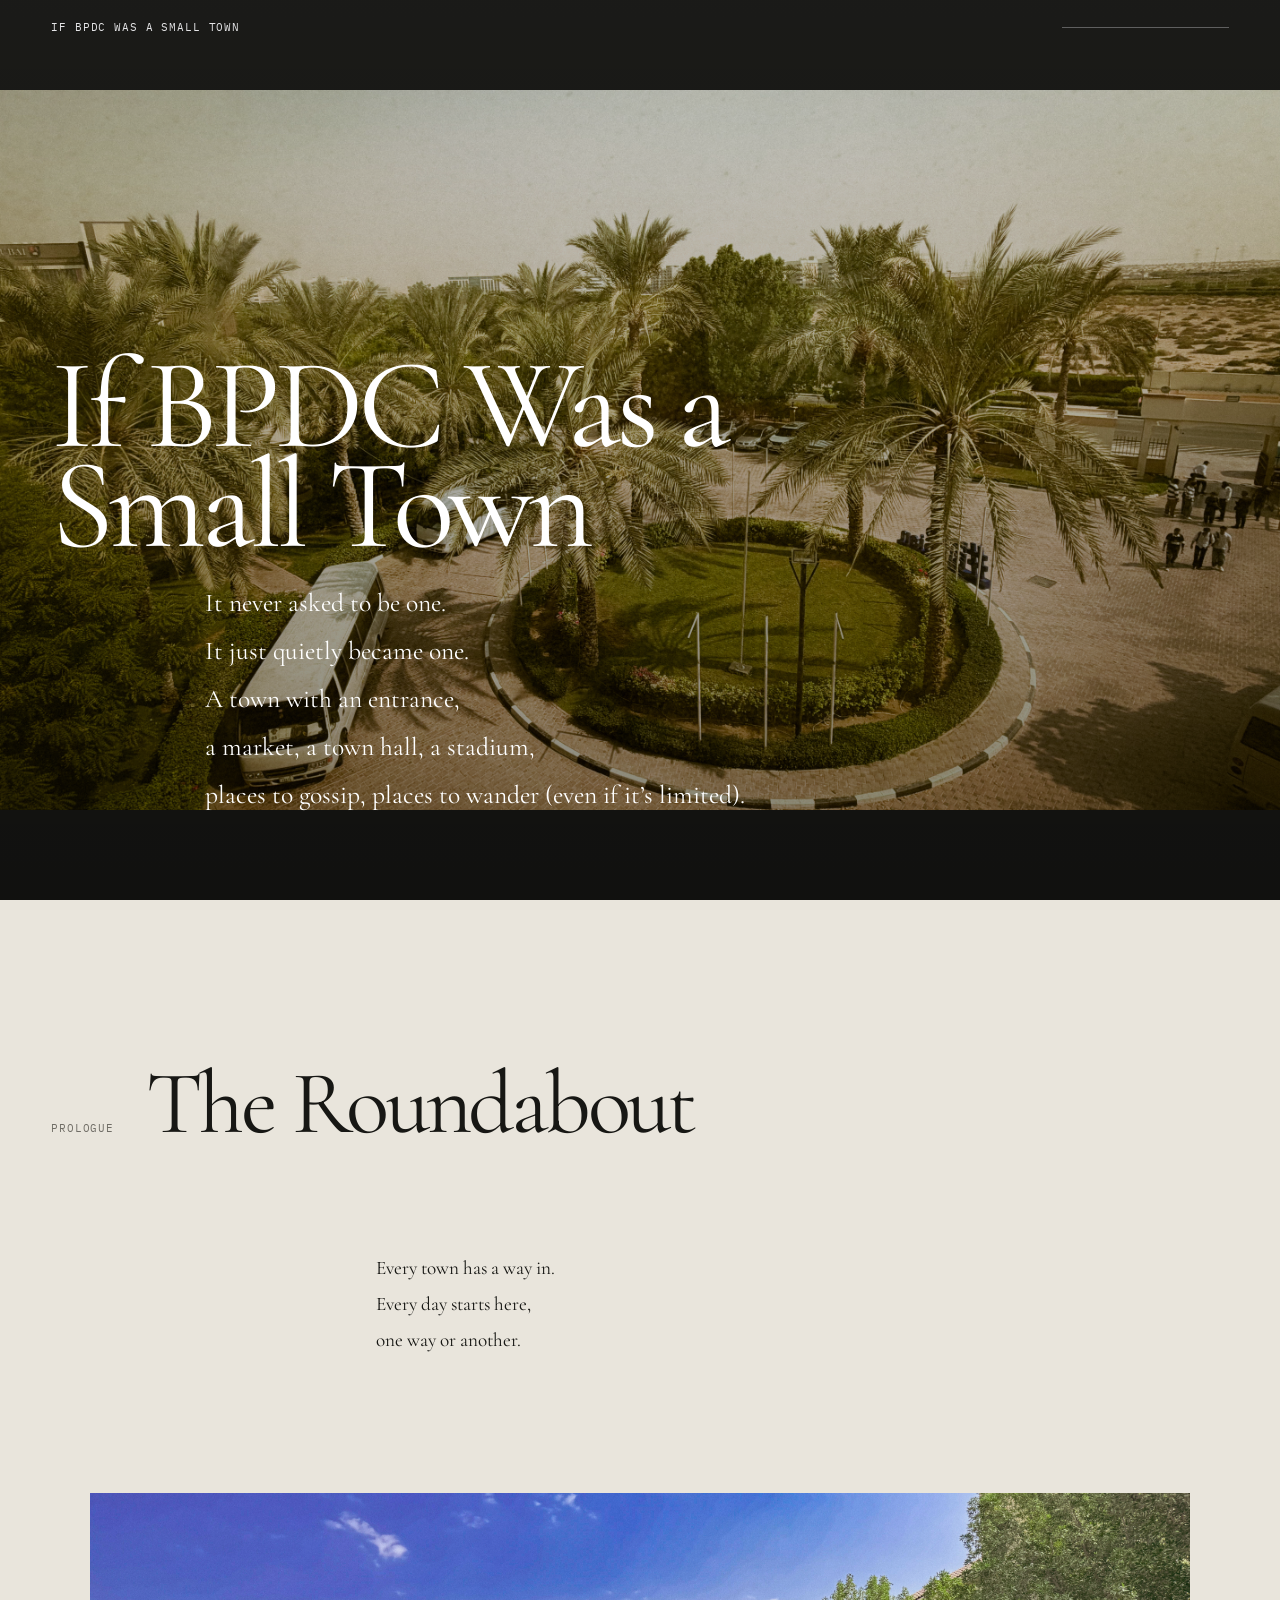
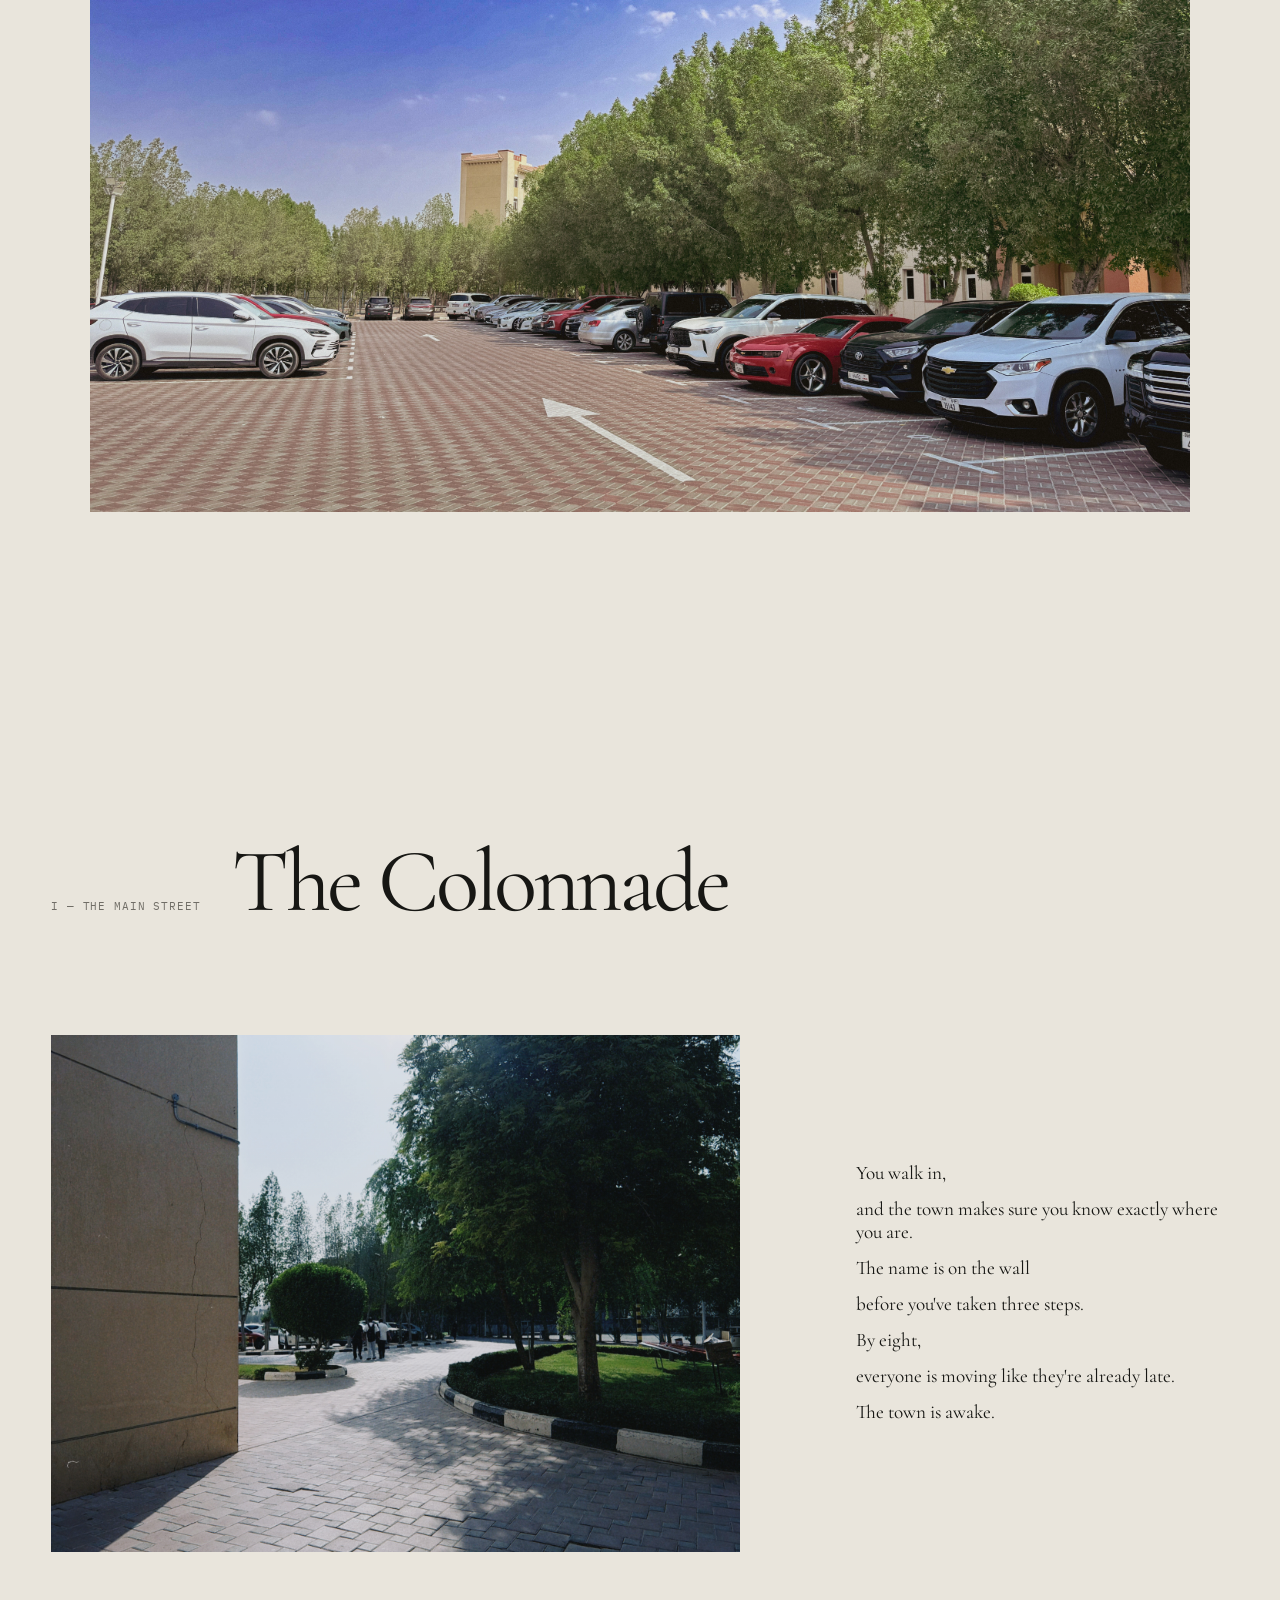
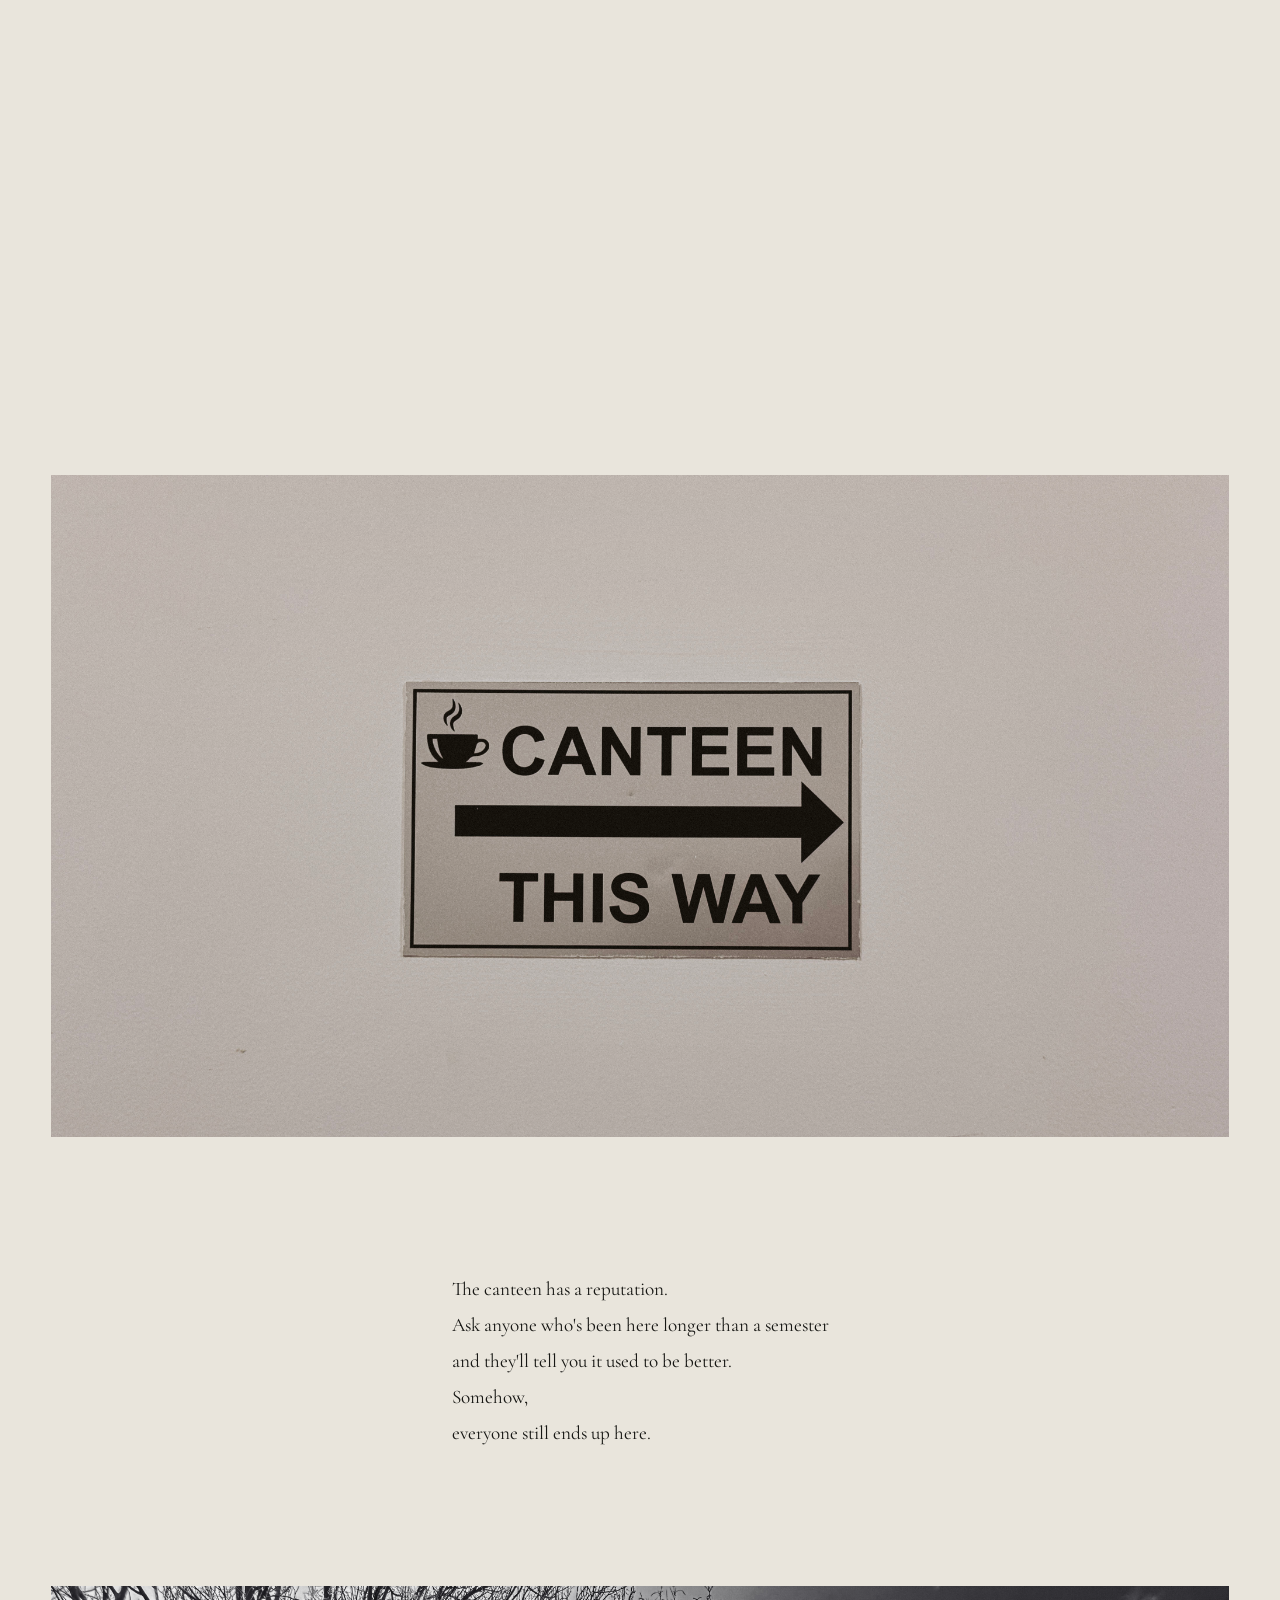
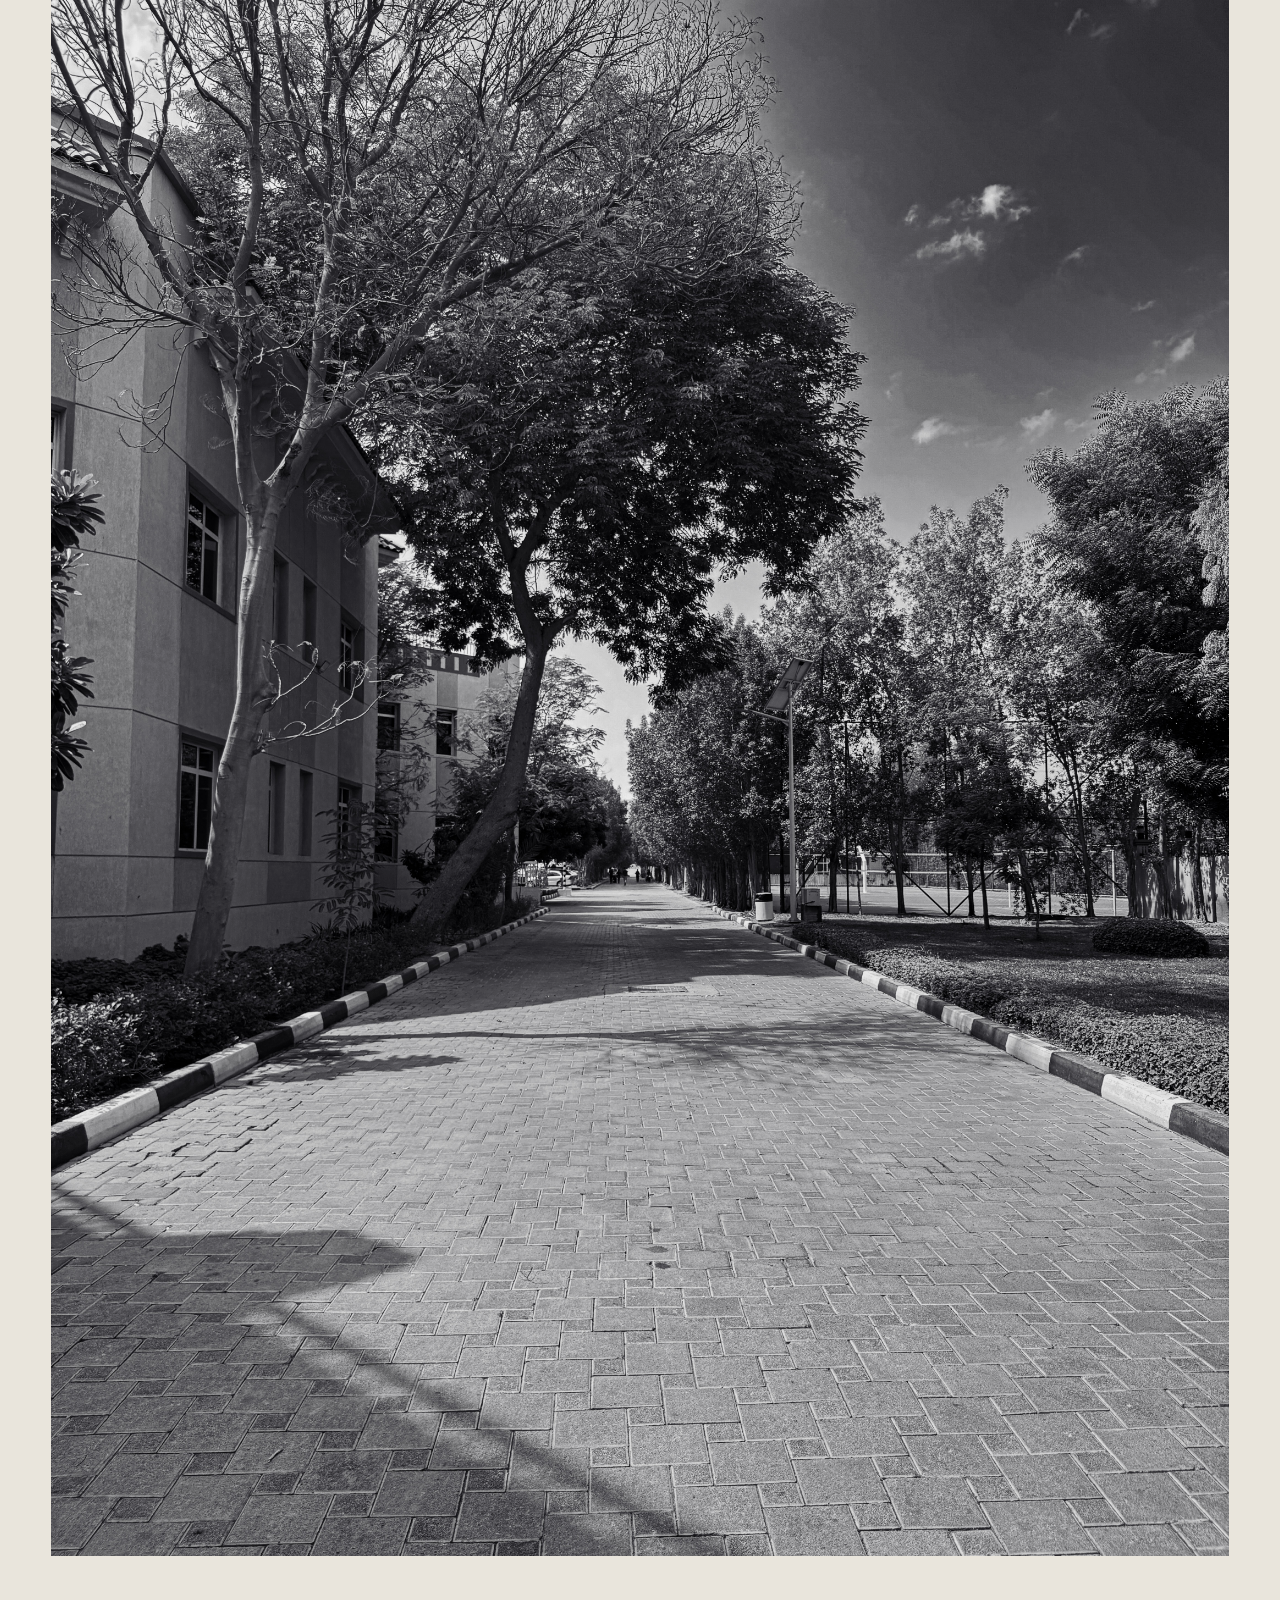
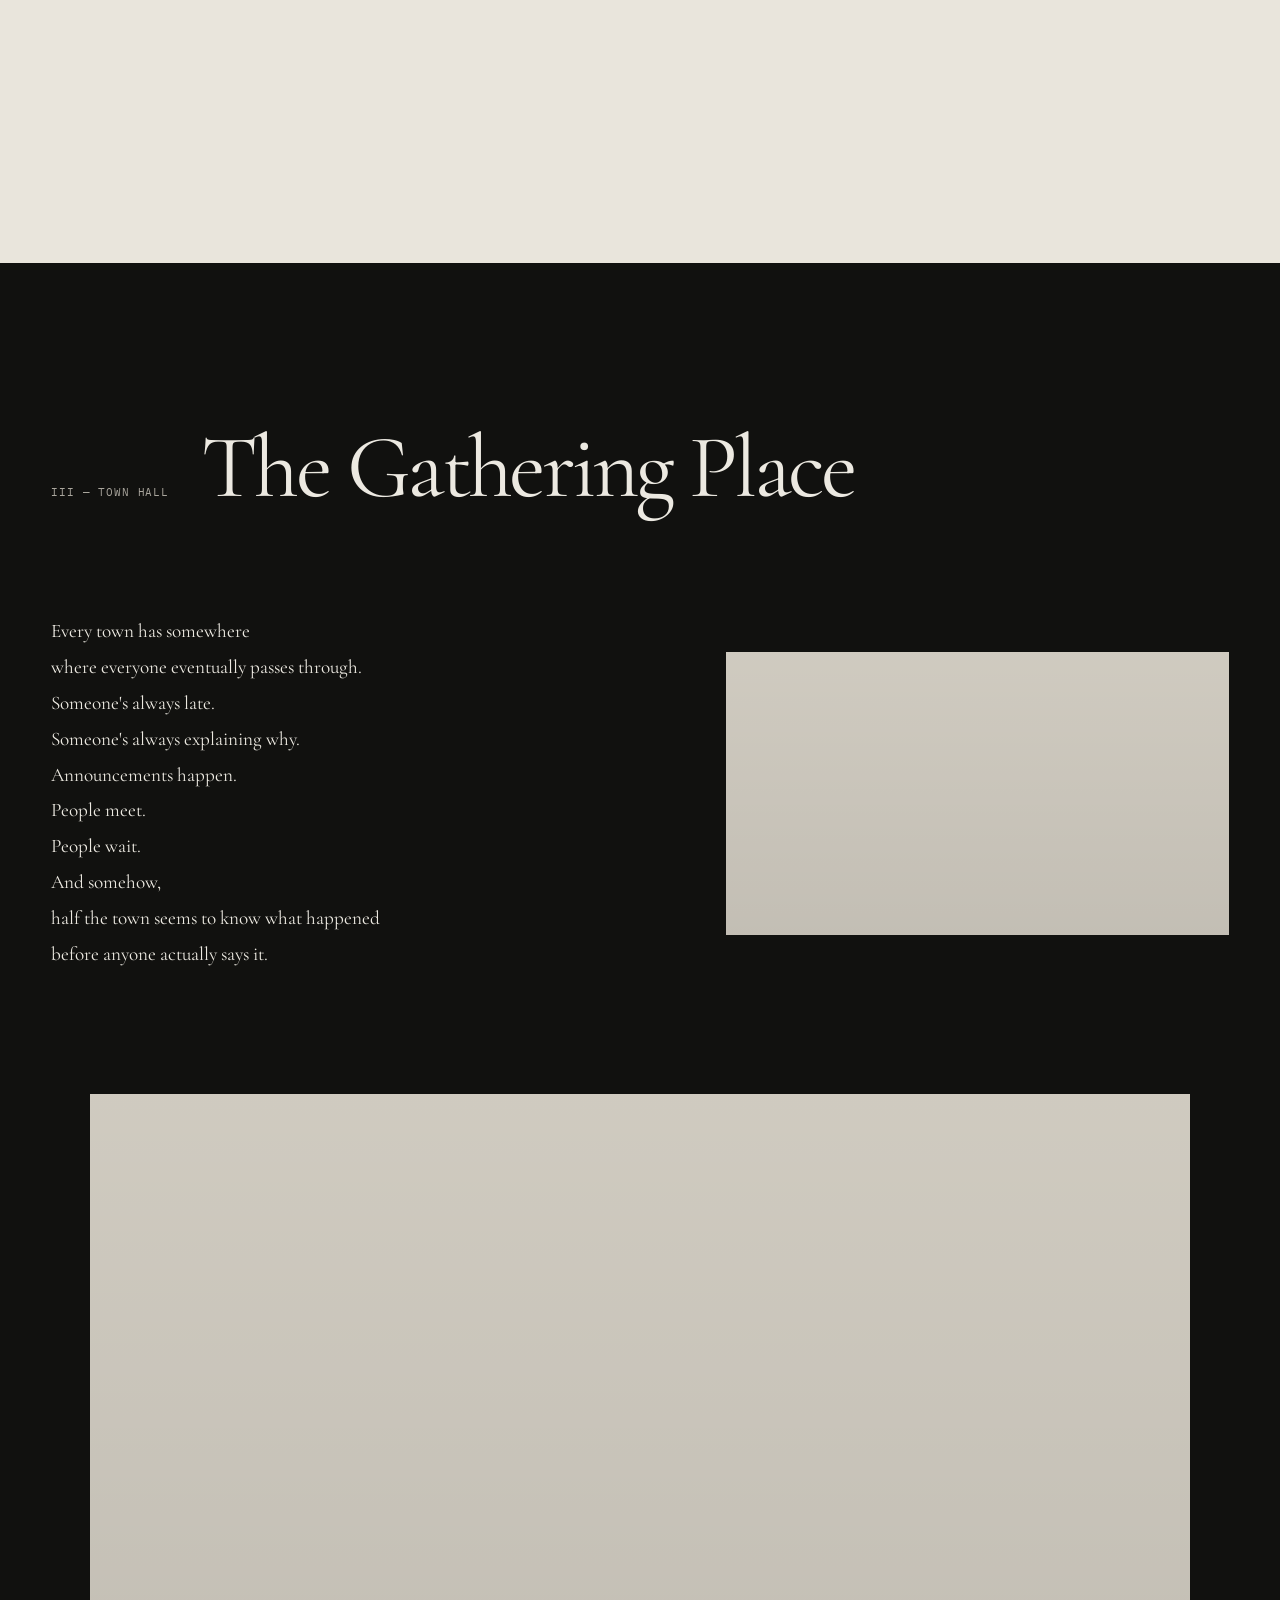
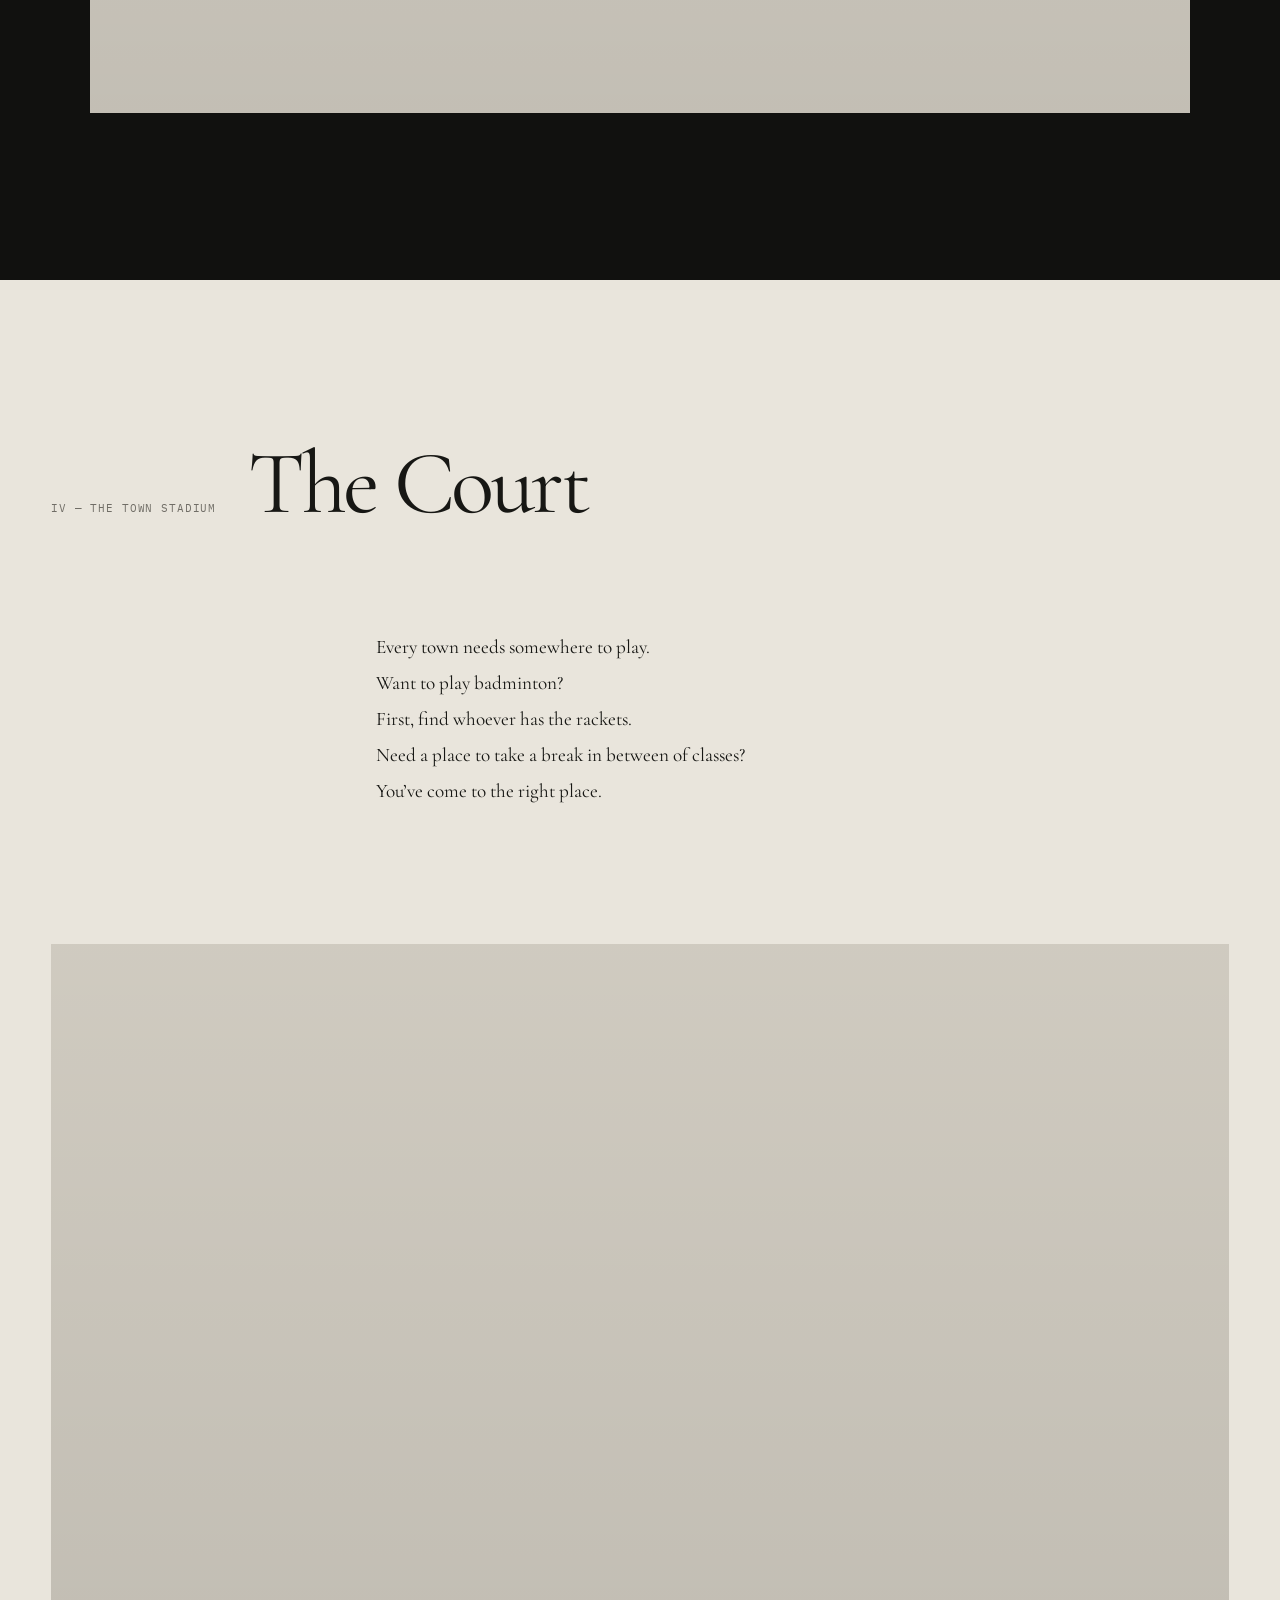
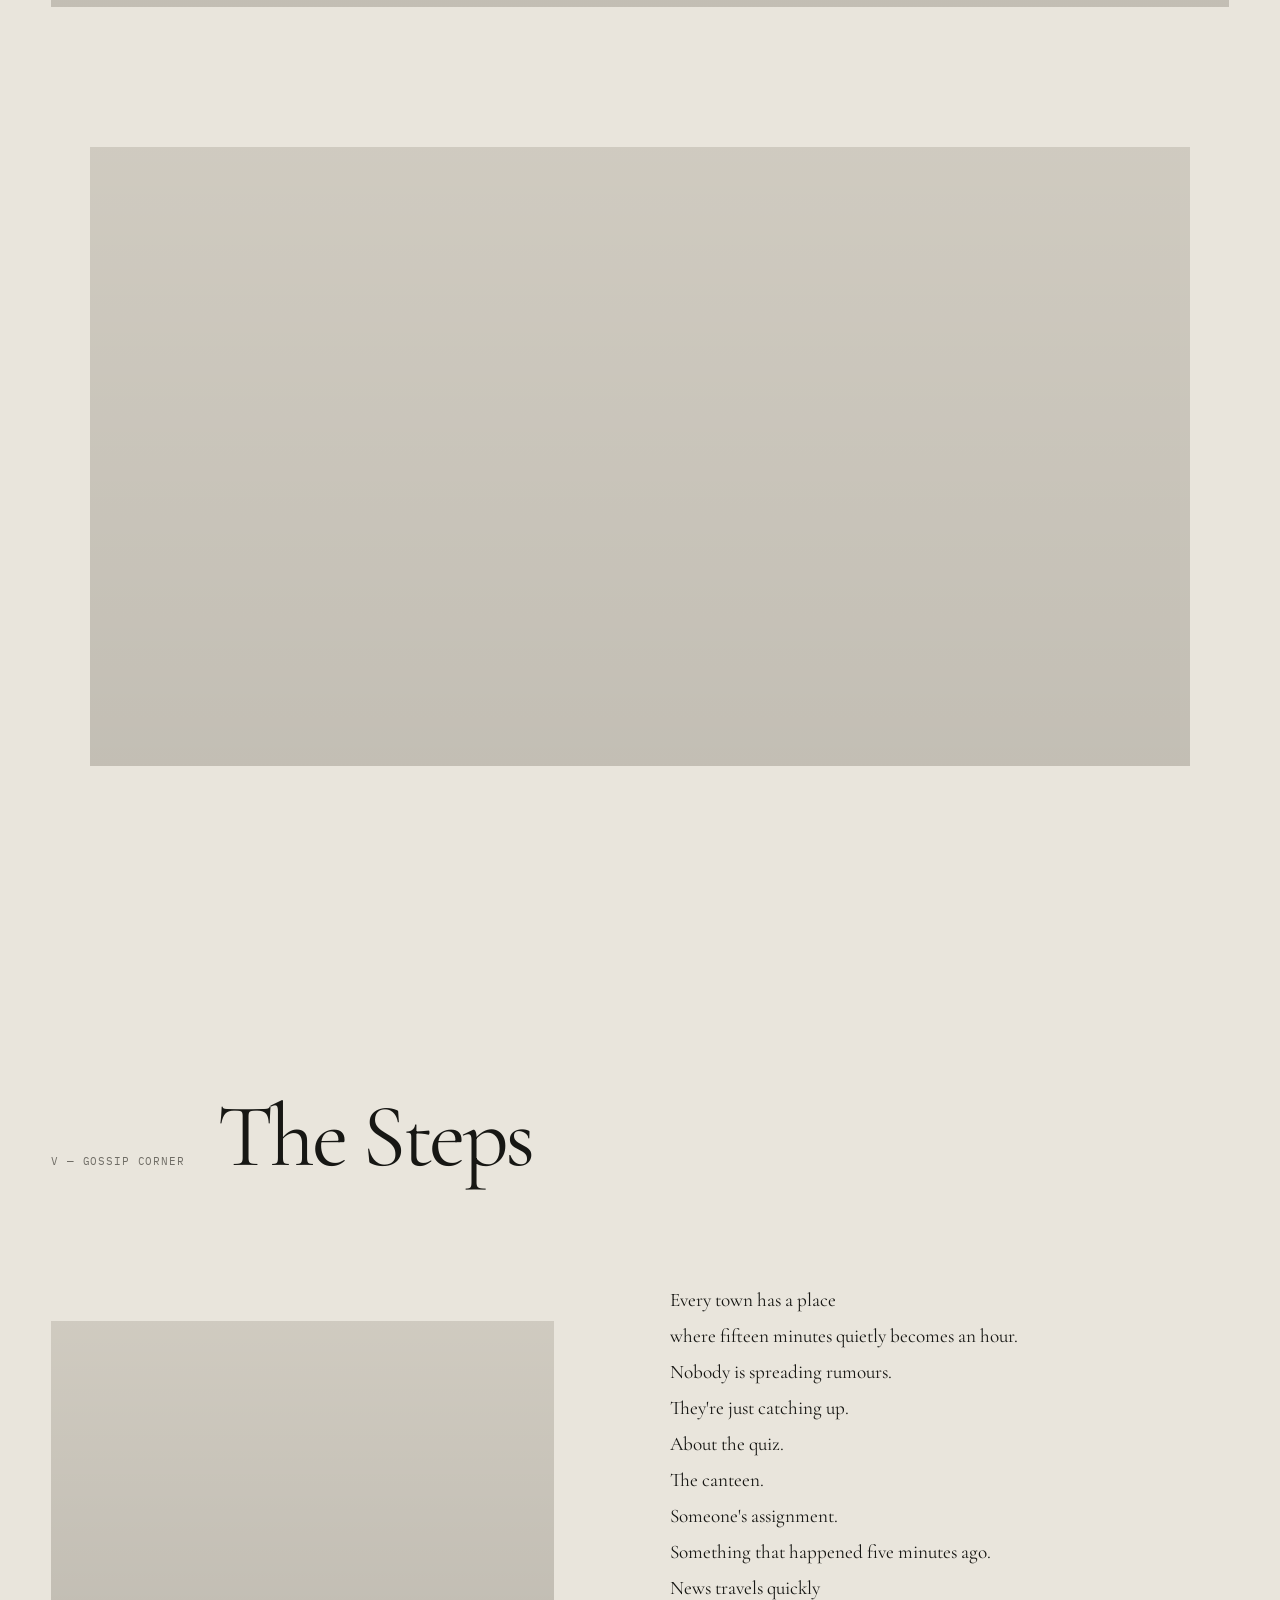
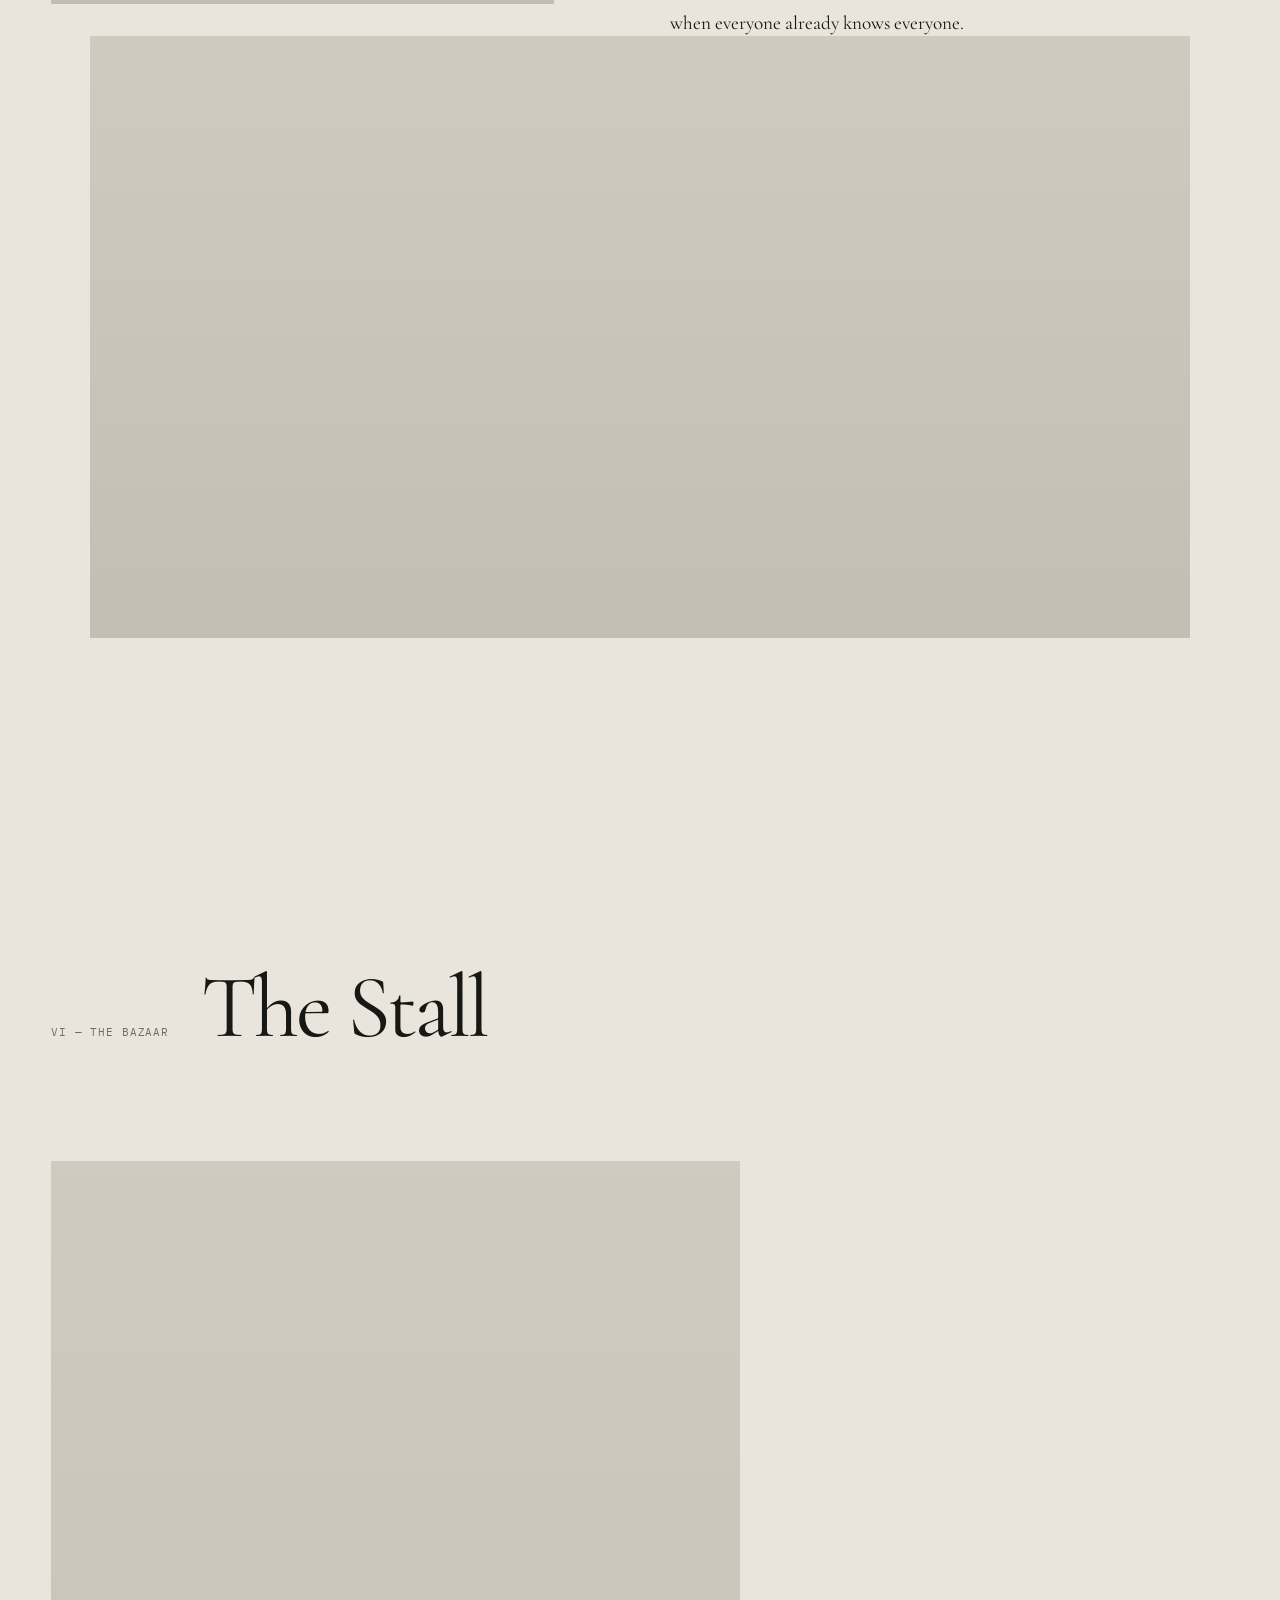
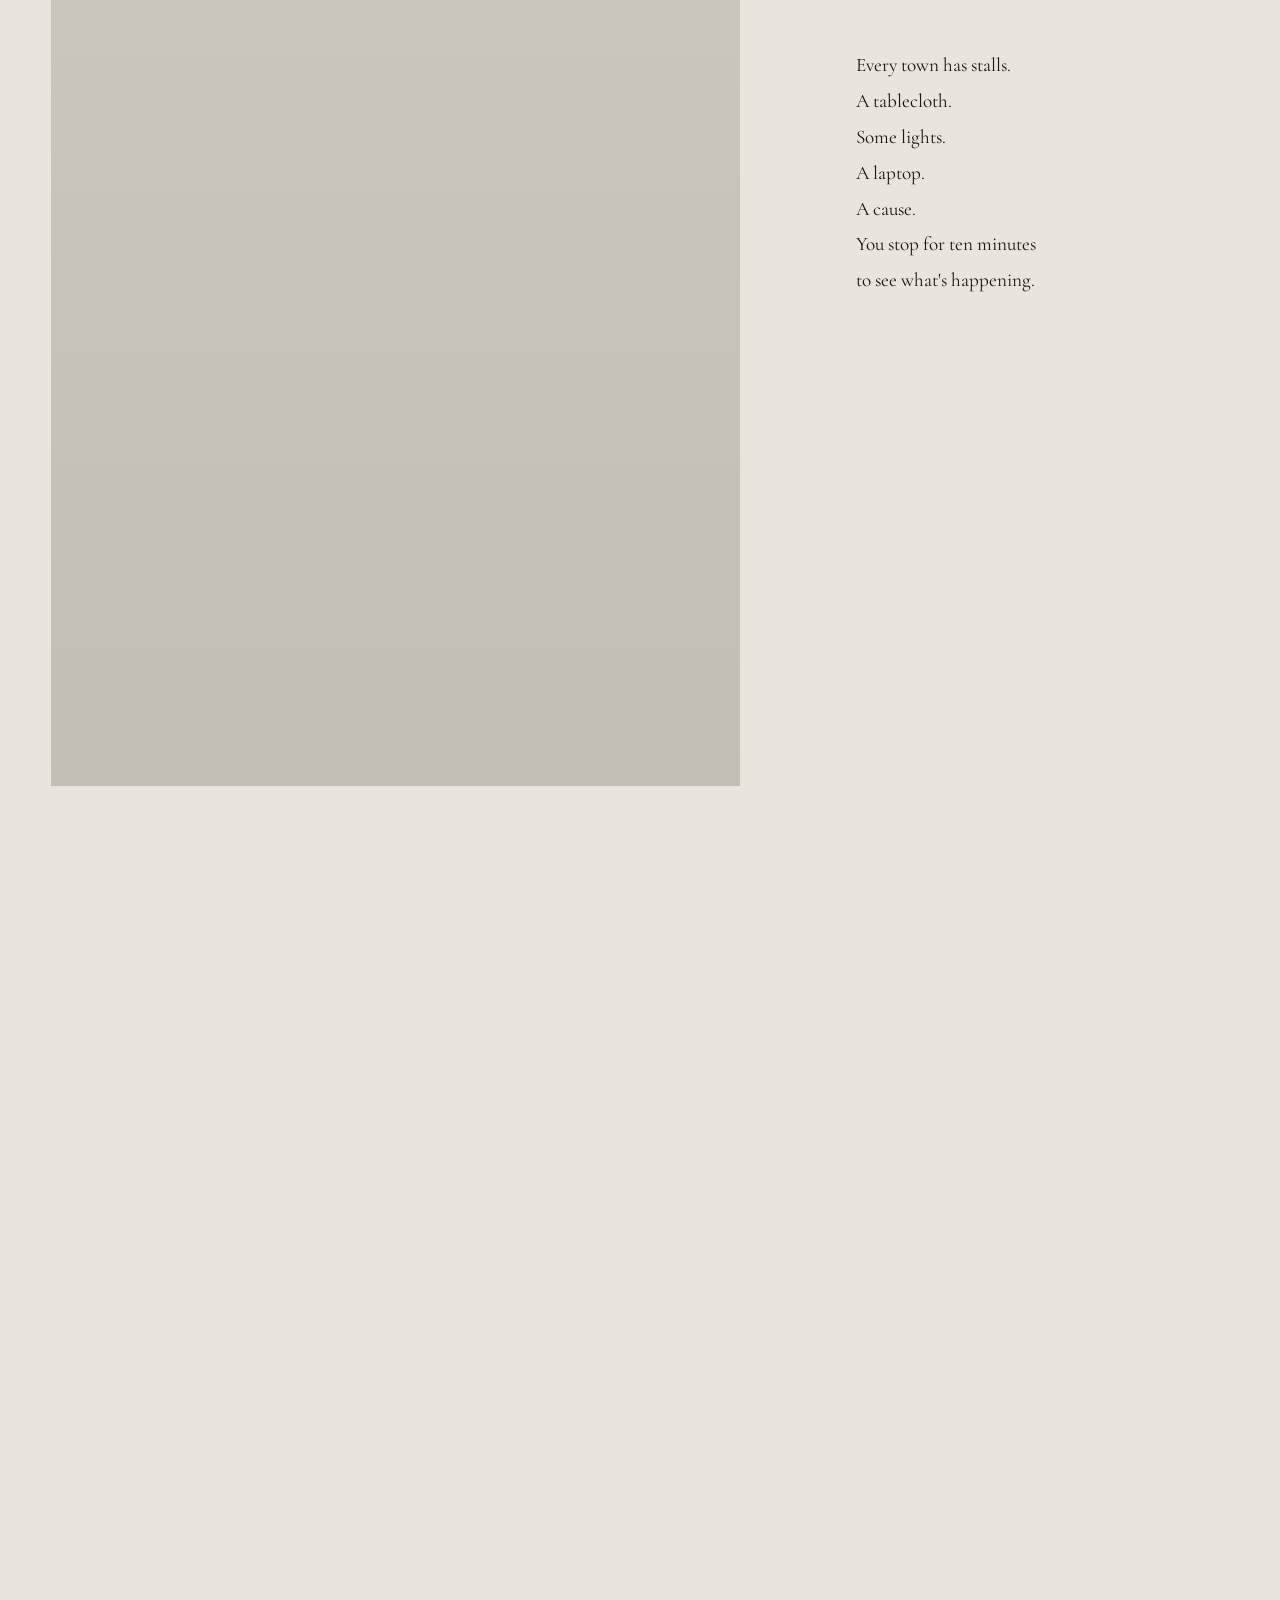
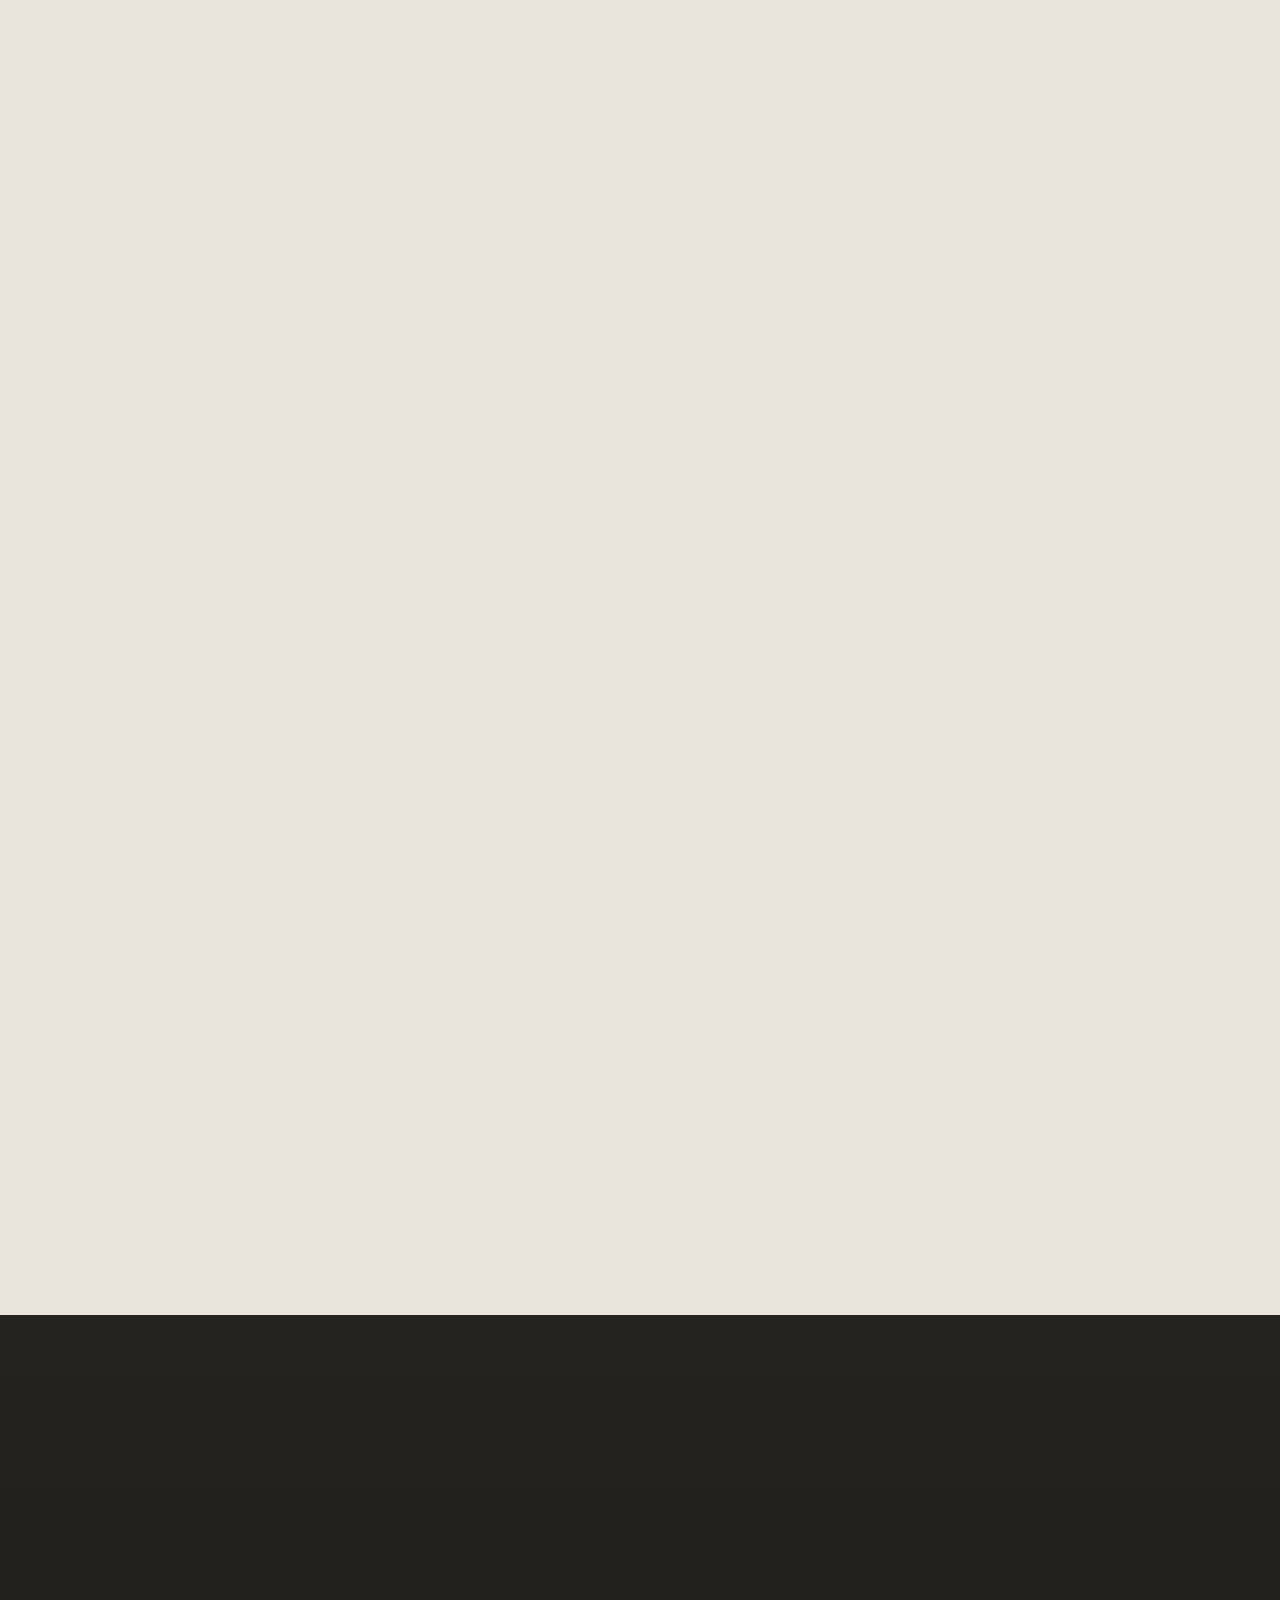
<file: index.html>
<!DOCTYPE html>

<html lang="en">
<head>
<meta charset="utf-8"/>
<meta content="width=device-width, initial-scale=1, viewport-fit=cover" name="viewport"/>
<title>If BPDC Was a Small Town</title>
<meta content="If BPDC Was a Small Town — a photographic story." name="description"/>
<meta content="#11110f" name="theme-color"/>
<script>document.documentElement.classList.add('js');</script>
<link href="https://fonts.googleapis.com" rel="preconnect"/>
<link crossorigin="" href="https://fonts.gstatic.com" rel="preconnect"/>
<link href="https://fonts.googleapis.com/css2?family=Cormorant+Garamond:wght@400;500&amp;family=IBM+Plex+Mono:wght@400;500&amp;display=swap" rel="stylesheet"/>
<link href="css/style.css" rel="stylesheet"/>
</head>
<body>
<a class="skip-link" href="#story">Skip to story</a>
<header class="site-header" id="top">
<div class="site-header__title">If BPDC Was a Small Town</div>
<div aria-hidden="true" class="site-header__progress"><span></span></div>
</header>
<main id="story">
<section aria-labelledby="opening-title" class="opening scene">
<div class="scene__stage">
<div class="opening__image photo photo--hero" data-photo="roundabout" data-priority=""><img alt="Roundabout" decoding="async" loading="eager" src="images/roundabout.jpg"/></div>
<div class="opening__copy">
<h1 id="opening-title">If BPDC Was a Small Town</h1>
<div class="opening__narrative">
<p>It never asked to be one.</p>
<p>It just quietly became one.</p>
<p>A town with an entrance,</p>
<p>a market, a town hall, a stadium,</p>
<p>places to gossip, places to wander (even if it’s limited).</p>
</div>
</div>
</div>
</section>
<section aria-labelledby="roundabout-title" class="prologue section" id="roundabout">
<div class="section-heading reveal">
<span class="section-number">Prologue</span>
<h2 id="roundabout-title">The Roundabout</h2>
</div>
<div class="story-stack story-stack--opening">
<div class="story-copy reveal">
<p>Every town has a way in.</p>
<p>Every day starts here,</p>
<p>one way or another.</p>
</div>
<div class="photo photo--natural photo--medium reveal" data-photo="car-parking"><img alt="Campus road and parking area" decoding="async" loading="lazy" src="images/car_parking.jpg"/></div>
</div>
</section>
<section aria-labelledby="colonnade-title" class="chapter section" id="colonnade">
<div class="section-heading reveal">
<span class="section-number">I — The Main Street</span>
<h2 id="colonnade-title">The Colonnade</h2>
</div>
<div class="story-grid story-grid--wide">
<div class="photo photo--natural reveal" data-photo="main-street"><img alt="Campus walkway" decoding="async" loading="lazy" src="images/behind_sc.jpg"/></div>
<div class="story-copy reveal">
<p>You walk in,</p>
<p>and the town makes sure you know exactly where you are.</p>
<p>The name is on the wall</p>
<p>before you've taken three steps.</p>
<p>By eight,</p>
<p>everyone is moving like they're already late.</p>
<p>The town is awake.</p>
</div>
</div>
</section>
<section aria-labelledby="market-title" class="chapter section" id="market-road">
<div class="section-heading reveal">
<span class="section-number">II — Market Road</span>
<h2 id="market-title">The Canteen</h2>
</div>
<div class="story-stack">
<div class="photo photo--natural reveal" data-photo="canteen-sign"><img alt="Canteen sign" decoding="async" loading="lazy" src="images/canteen_signboard.jpg"/></div>
<div class="story-copy story-copy--narrow reveal">
<p>The canteen has a reputation.</p>
<p>Ask anyone who's been here longer than a semester</p>
<p>and they'll tell you it used to be better.</p>
<p>Somehow,</p>
<p>everyone still ends up here.</p>
</div>
<div class="photo photo--natural reveal" data-photo="canteen"><img alt="Campus canteen area" decoding="async" loading="lazy" src="images/behind_canteen.jpg"/></div>
<div class="story-copy story-copy--narrow reveal">
<!-- <p>Fifteen minutes between classes</p>
<p>and the line is still fifteen minutes long.</p>
<p>Business is always good.</p> -->
</div>
</div>
</section>
<section aria-labelledby="hall-title" class="chapter section section--dark" id="town-hall">
<div class="section-heading reveal">
<span class="section-number">III — Town Hall</span>
<h2 id="hall-title">The Gathering Place</h2>
</div>
<div class="story-grid story-grid--reverse">
<div class="story-copy reveal">
<p>Every town has somewhere</p>
<p>where everyone eventually passes through.</p>
<p>Someone's always late.</p>
<p>Someone's always explaining why.</p>
<p>Announcements happen.</p>
<p>People meet.</p>
<p>People wait.</p>
<p>And somehow,</p>
<p>half the town seems to know what happened</p>
<p>before anyone actually says it.</p>
</div>
<div class="photo photo--natural reveal" data-photo="gathering-place"><img alt="University lobby" decoding="async" loading="lazy" src="images/Lobby.jpg"/></div>
</div>
<div class="town-hall-secondary photo photo--natural reveal" data-photo="gathering-people"><img alt="Students gathered outdoors" decoding="async" loading="lazy" src="images/Mushtaqu.jpg"/></div>
</section>
<section aria-labelledby="court-title" class="chapter section" id="court">
<div class="section-heading reveal">
<span class="section-number">IV — The Town Stadium</span>
<h2 id="court-title">The Court</h2>
</div>
<div class="story-stack story-stack--center">
<div class="story-copy reveal">
<p>Every town needs somewhere to play.</p>
<p>Want to play badminton?</p>
<p>First, find whoever has the rackets.</p>
<p>Need a place to take a break in between of classes?</p>
<p>You’ve come to the right place.</p>
</div>
<div class="photo photo--natural reveal" data-photo="court"><img alt="University badminton court" decoding="async" loading="lazy" src="images/Complex.jpg"/></div>
<div class="photo photo--natural photo--secondary reveal" data-photo="stadium"><img alt="University grounds" decoding="async" loading="lazy" src="images/hostel.jpg"/></div>
</div>
</section>
<section aria-labelledby="steps-title" class="chapter section" id="steps">
<div class="section-heading reveal">
<span class="section-number">V — Gossip Corner</span>
<h2 id="steps-title">The Steps</h2>
</div>
<div class="story-grid">
<div class="photo photo--natural reveal" data-photo="steps"><img alt="Students spending time together" decoding="async" loading="lazy" src="images/Chilling.jpg"/></div>
<div class="story-copy reveal">
<p>Every town has a place</p>
<p>where fifteen minutes quietly becomes an hour.</p>
<p>Nobody is spreading rumours.</p>
<p>They're just catching up.</p>
<p>About the quiz.</p>
<p>The canteen.</p>
<p>Someone's assignment.</p>
<p>Something that happened five minutes ago.</p>
<p>News travels quickly</p>
<p>when everyone already knows everyone.</p>
</div>
</div>
<div class="photo photo--natural photo--secondary reveal" data-photo="seating-area"><img alt="University seating area" decoding="async" loading="lazy" src="images/seating_area.jpg"/></div>
</section>
<section aria-labelledby="stall-title" class="chapter section" id="stall">
<div class="section-heading reveal">
<span class="section-number">VI — The Bazaar</span>
<h2 id="stall-title">The Stall</h2>
</div>
<div class="story-grid story-grid--wide story-grid--stall">
<div class="photo photo--natural reveal" data-photo="stall"><img alt="Campus stall" decoding="async" loading="lazy" src="images/acmw_stall.jpg"/></div>
<div class="story-copy reveal">
<p>Every town has stalls.</p>
<p>A tablecloth.</p>
<p>Some lights.</p>
<p>A laptop.</p>
<p>A cause.</p>
<p>You stop for ten minutes</p>
<p>to see what's happening.</p>
</div>
</div>
<div class="photo photo--natural photo--secondary reveal" data-photo="food-stall"><img alt="Campus food stall" decoding="async" loading="lazy" src="images/food_stall.jpg"/></div>
</section>
<section aria-labelledby="shop-title" class="chapter section" id="corner-shop">
<div class="section-heading reveal">
<span class="section-number">VII — The Bulletin Board</span>
<h2 id="shop-title">The Corner Shop</h2>
</div>
<div class="story-copy reveal">
<p>Every town has a little shop</p>
<p>where you go because you need one thing.</p>
<p>You go in for one drink.</p>
<p>You come out questioning</p>
<p>your financial decisions.</p>
<p>The town gets you eventually.</p>
</div>
<div class="photo photo--natural photo--medium reveal" data-photo="corner-shop"><img alt="Campus minimart" decoding="async" loading="lazy" src="images/minimart.jpg"/></div>
</section>
<section aria-labelledby="bus-title" class="chapter section section--evening" id="last-bus">
<div class="section-heading reveal">
<span class="section-number">IX — The Town Square</span>
<h2 id="bus-title">The Last Bus</h2>
</div>
<div class="story-stack">
<div class="story-copy reveal">
<p>By evening,</p>
<p>this becomes the town square.</p>
<p>Everyone is here.</p>
<p>Not because the buses are late.</p>
<p>Nobody is quite ready to leave yet.</p>
</div>
<div class="photo photo--natural reveal" data-photo="last-bus"><img alt="Campus bus area" decoding="async" loading="lazy" src="images/bus_area.jpg"/></div>
<div class="story-copy reveal">
<p>The day gets debriefed here:</p>
<p>Who bombed the quiz.</p>
<p>Who's skipping tomorrow.</p>
<p>What happened at the canteen.</p>
<p>Who saw whom.</p>
<p>The vans wait.</p>
<p>The conversations continue.</p>
<p>Eventually,</p>
<p>everyone goes home.</p>
</div>
<div class="photo photo--natural photo--secondary reveal" data-photo="last-bus-wide"><img alt="Campus bus area" decoding="async" loading="lazy" src="images/bus_area_wide.jpg"/></div>
</div>
</section>
<section aria-labelledby="tomorrow-title" class="closing scene section--closing" id="tomorrow">
<div class="scene__stage">
<div class="closing__image photo photo--hero" data-photo="roundabout-closing"><img alt="Roundabout" decoding="async" loading="lazy" src="images/roundabout.jpg"/></div>
<div class="closing__copy">
<div class="section-heading reveal">
<span class="section-number">Closing</span>
<h2 id="tomorrow-title">Tomorrow</h2>
</div>
<div class="story-copy reveal">
<p>The town becomes quiet again.</p>
<p>The roundabout looks exactly the same.</p>
<p>Tomorrow,</p>
<p>it will start all over again.</p>
<p>The same streets.</p>
<p>The same places.</p>
<p>Mostly the same people.</p>
<p>And somehow,</p>
<p>it will still feel like another day in town.</p>
</div>
</div>
</div>
</section>
</main>
<script defer="" src="js/script.js"></script>
</body>
</html>
</file>
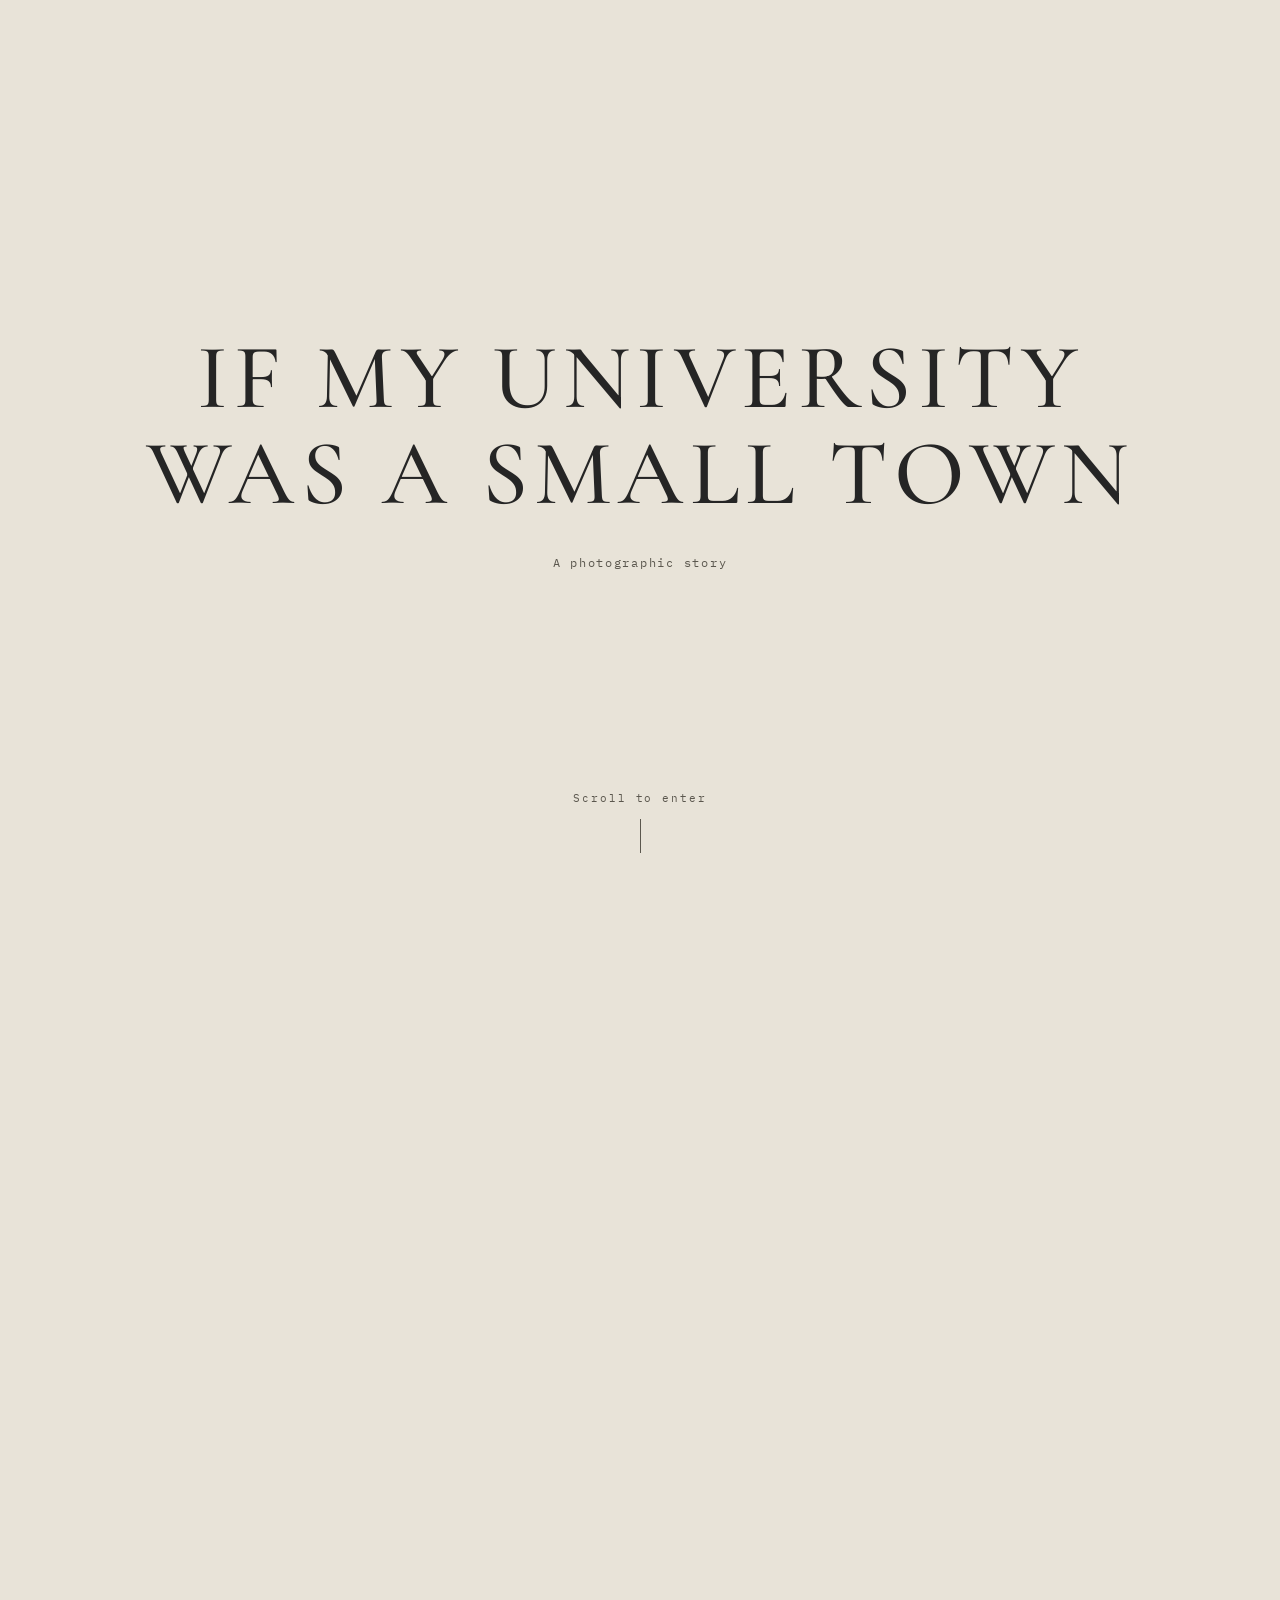
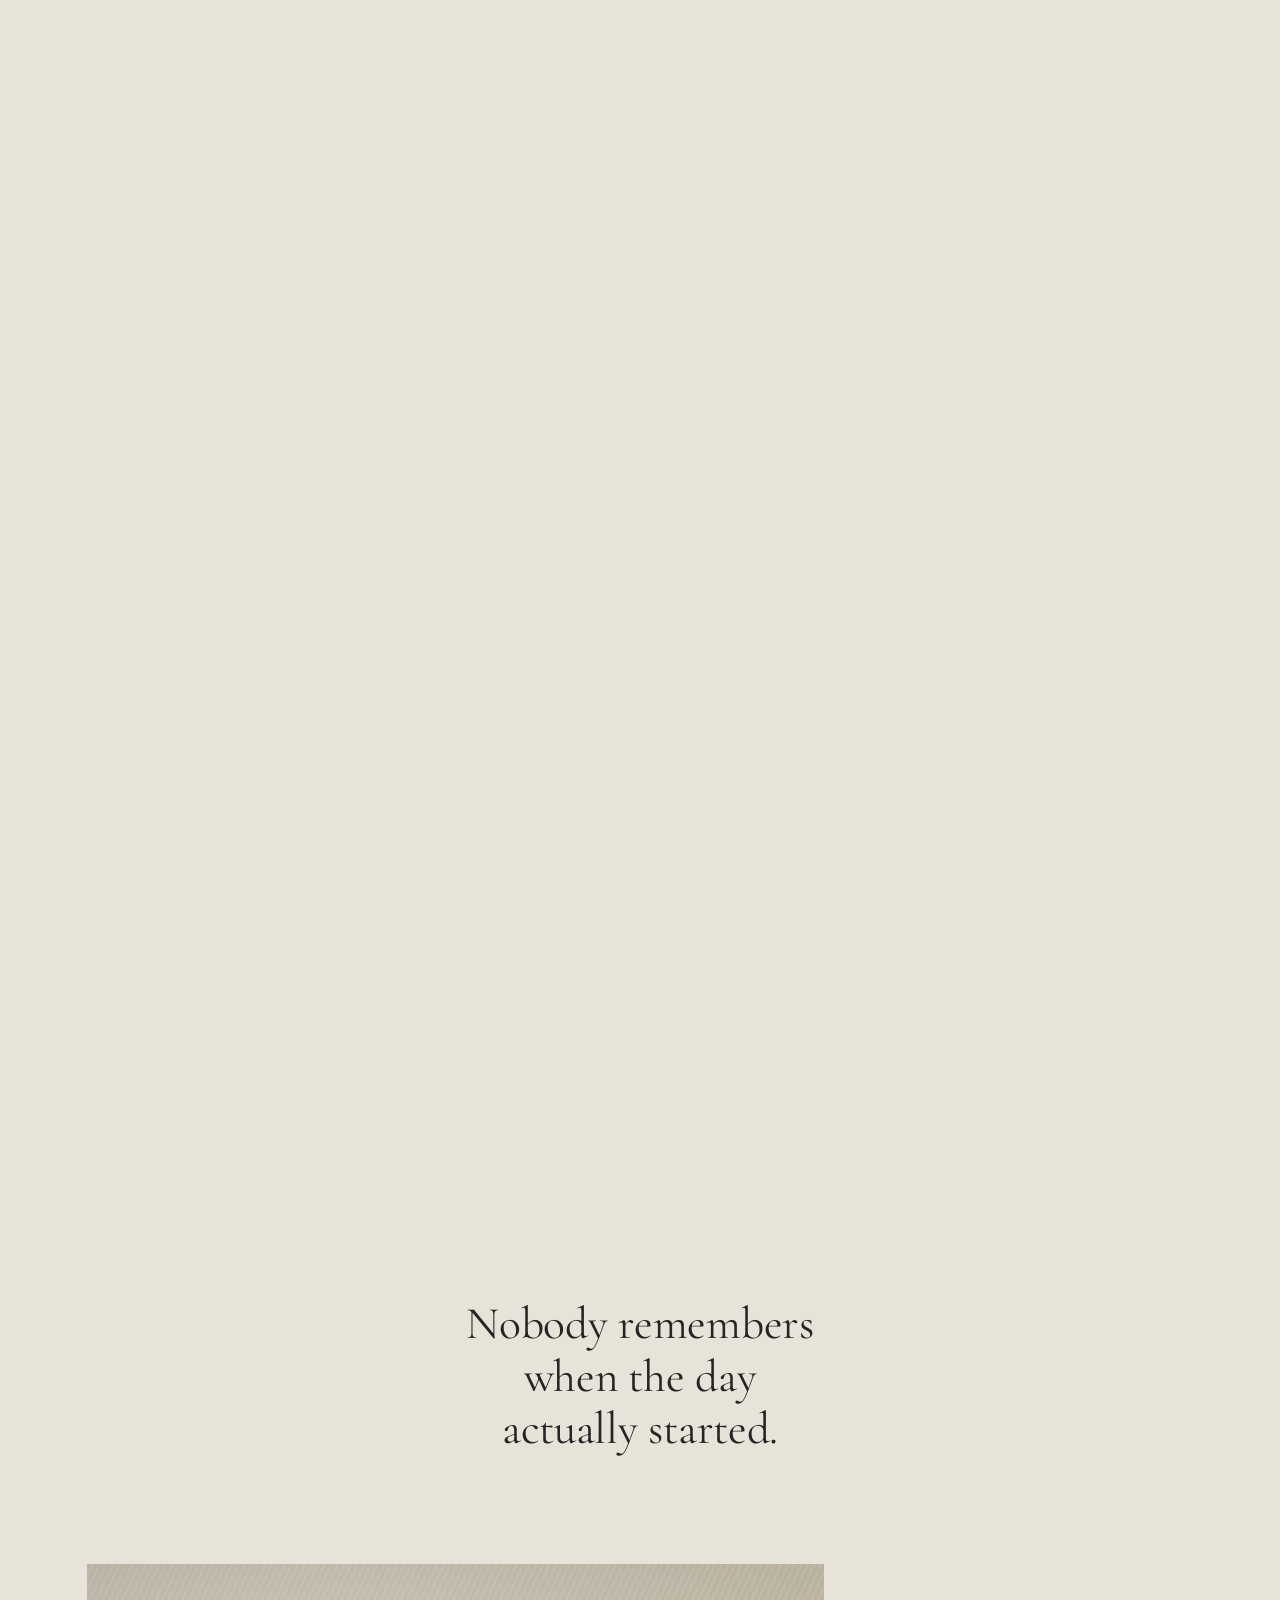
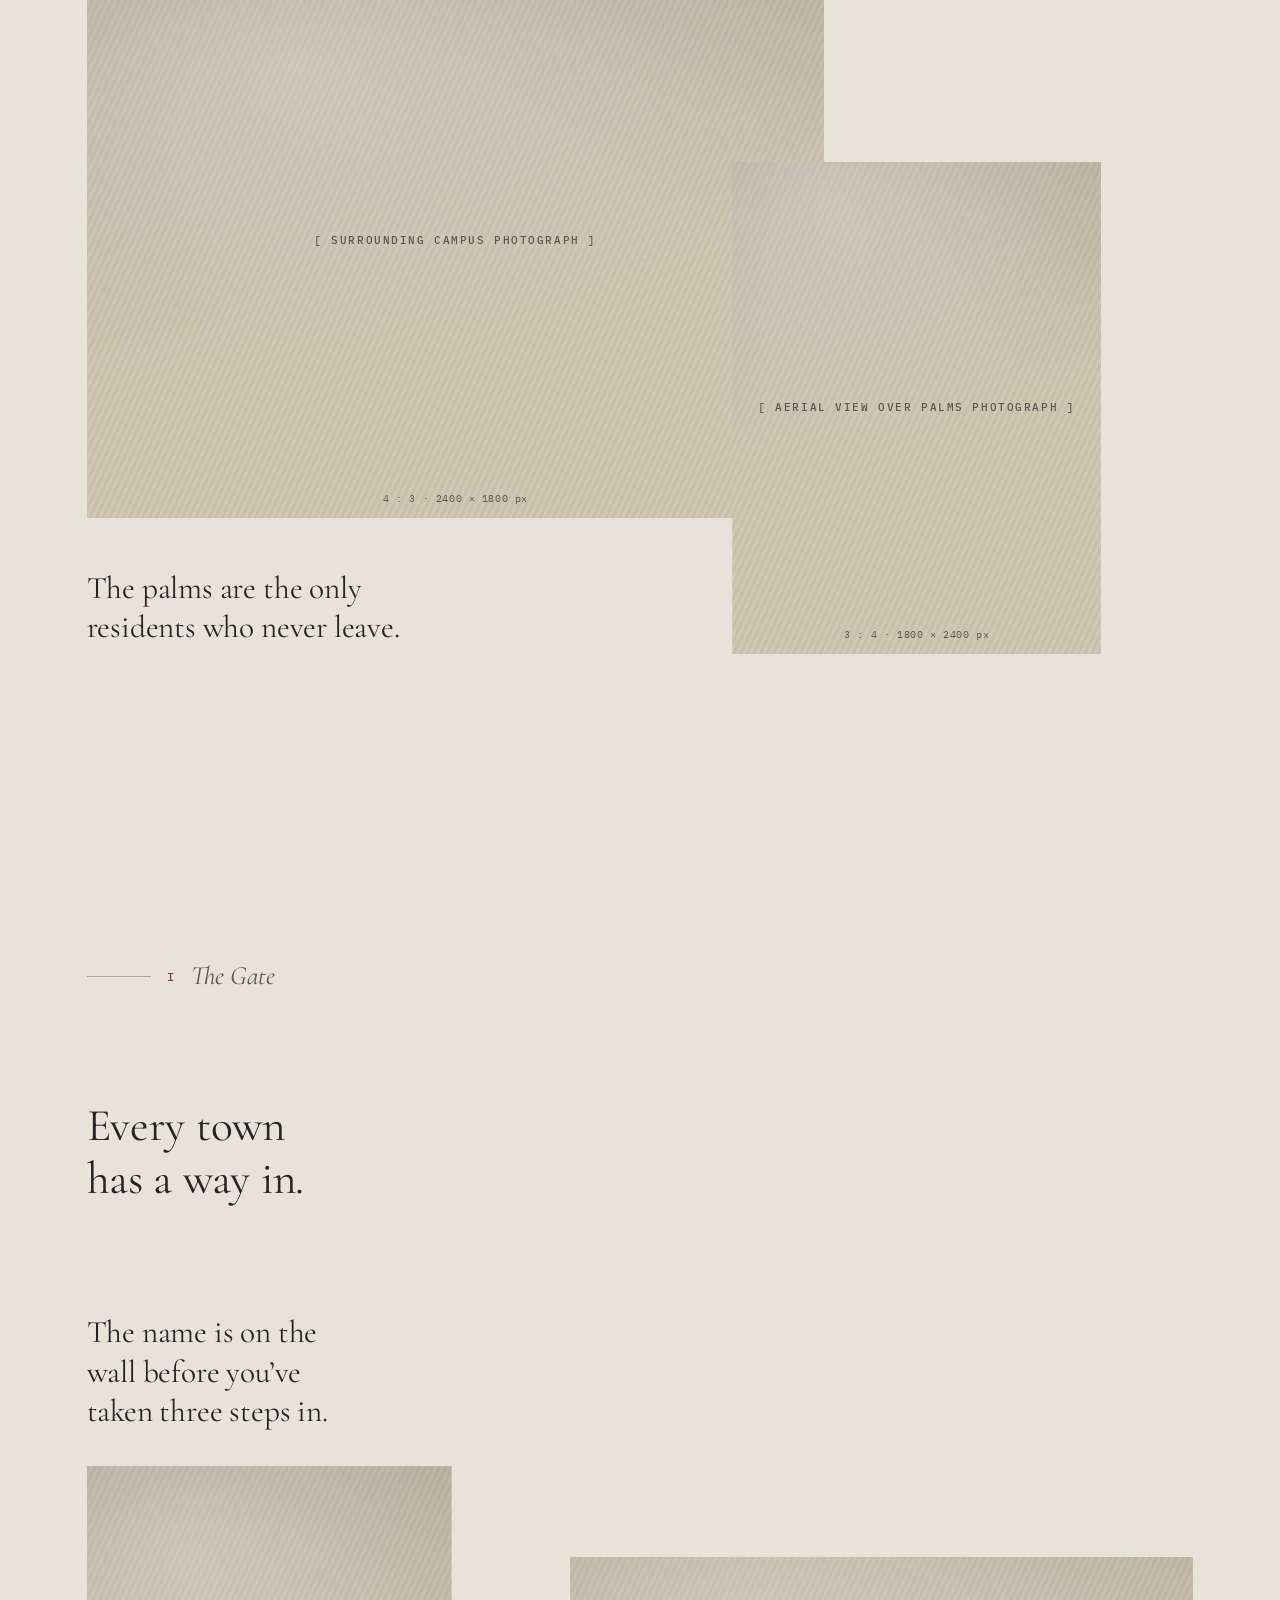
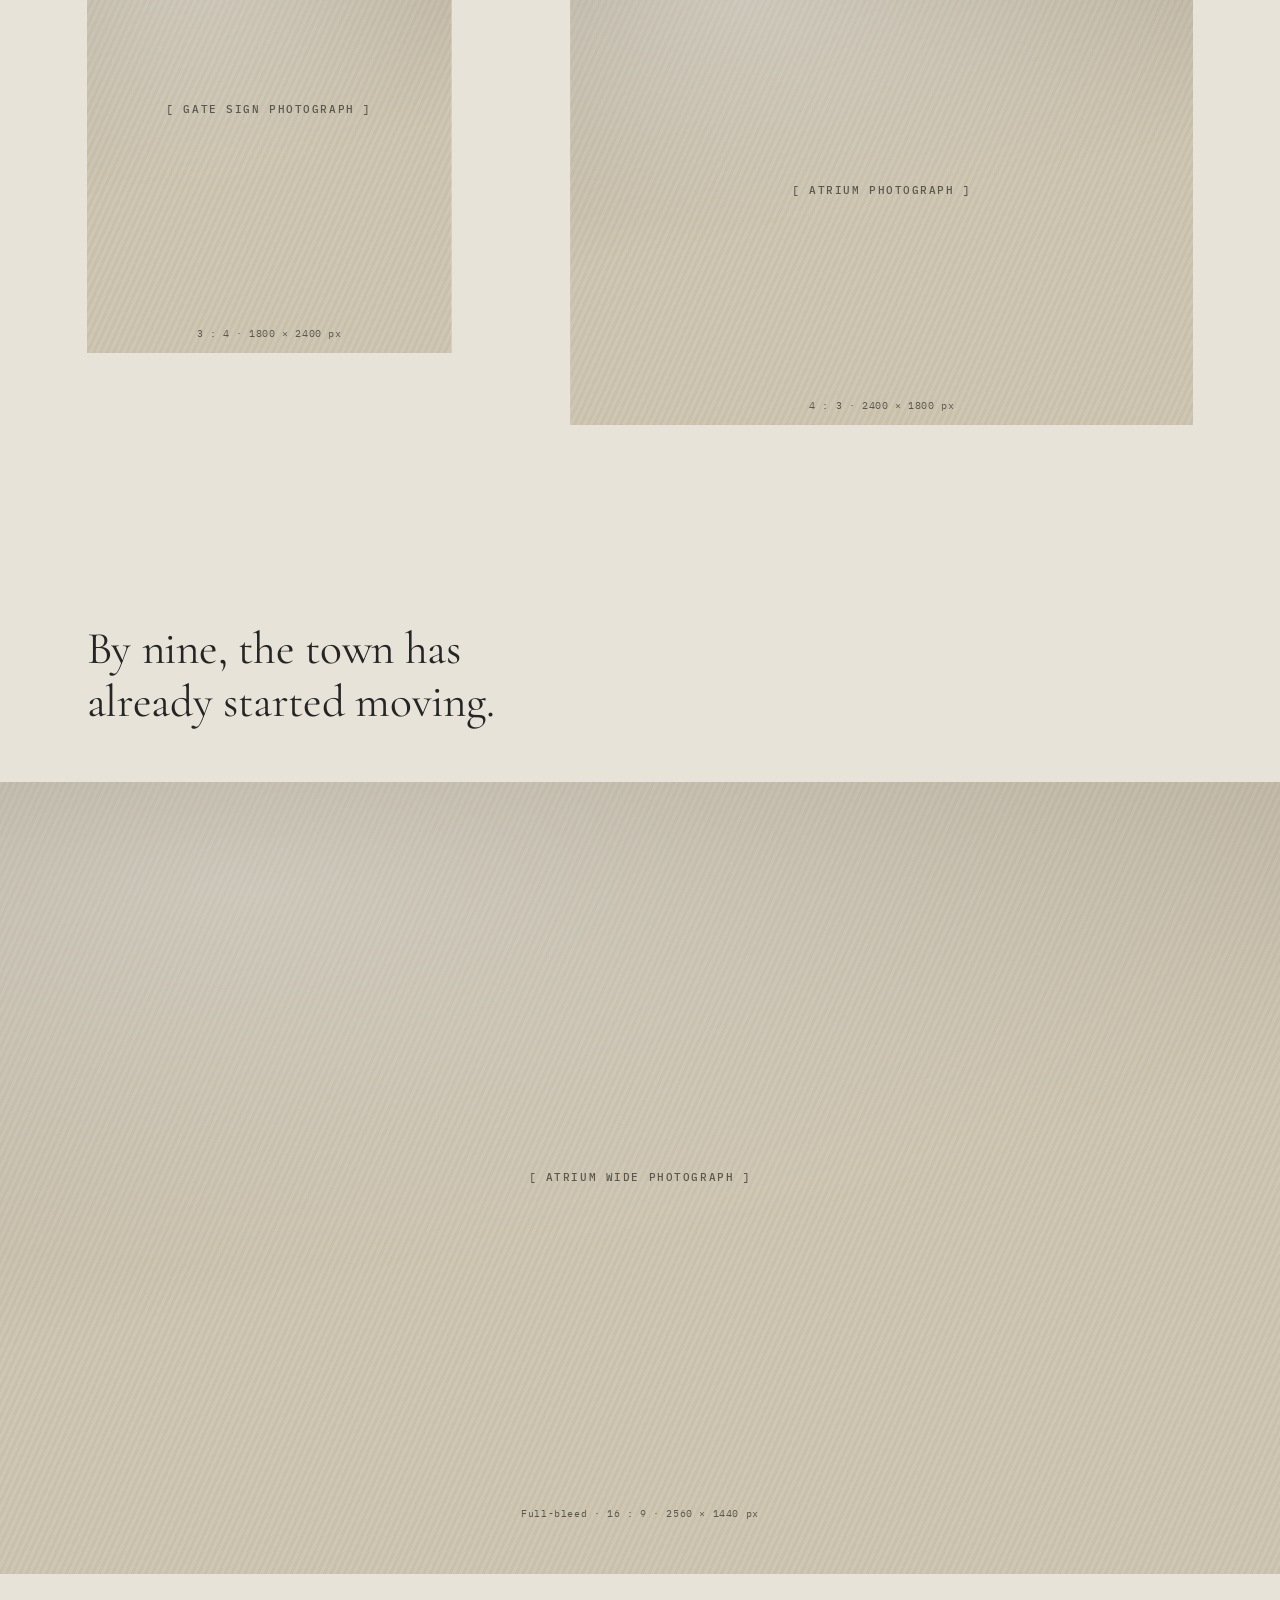
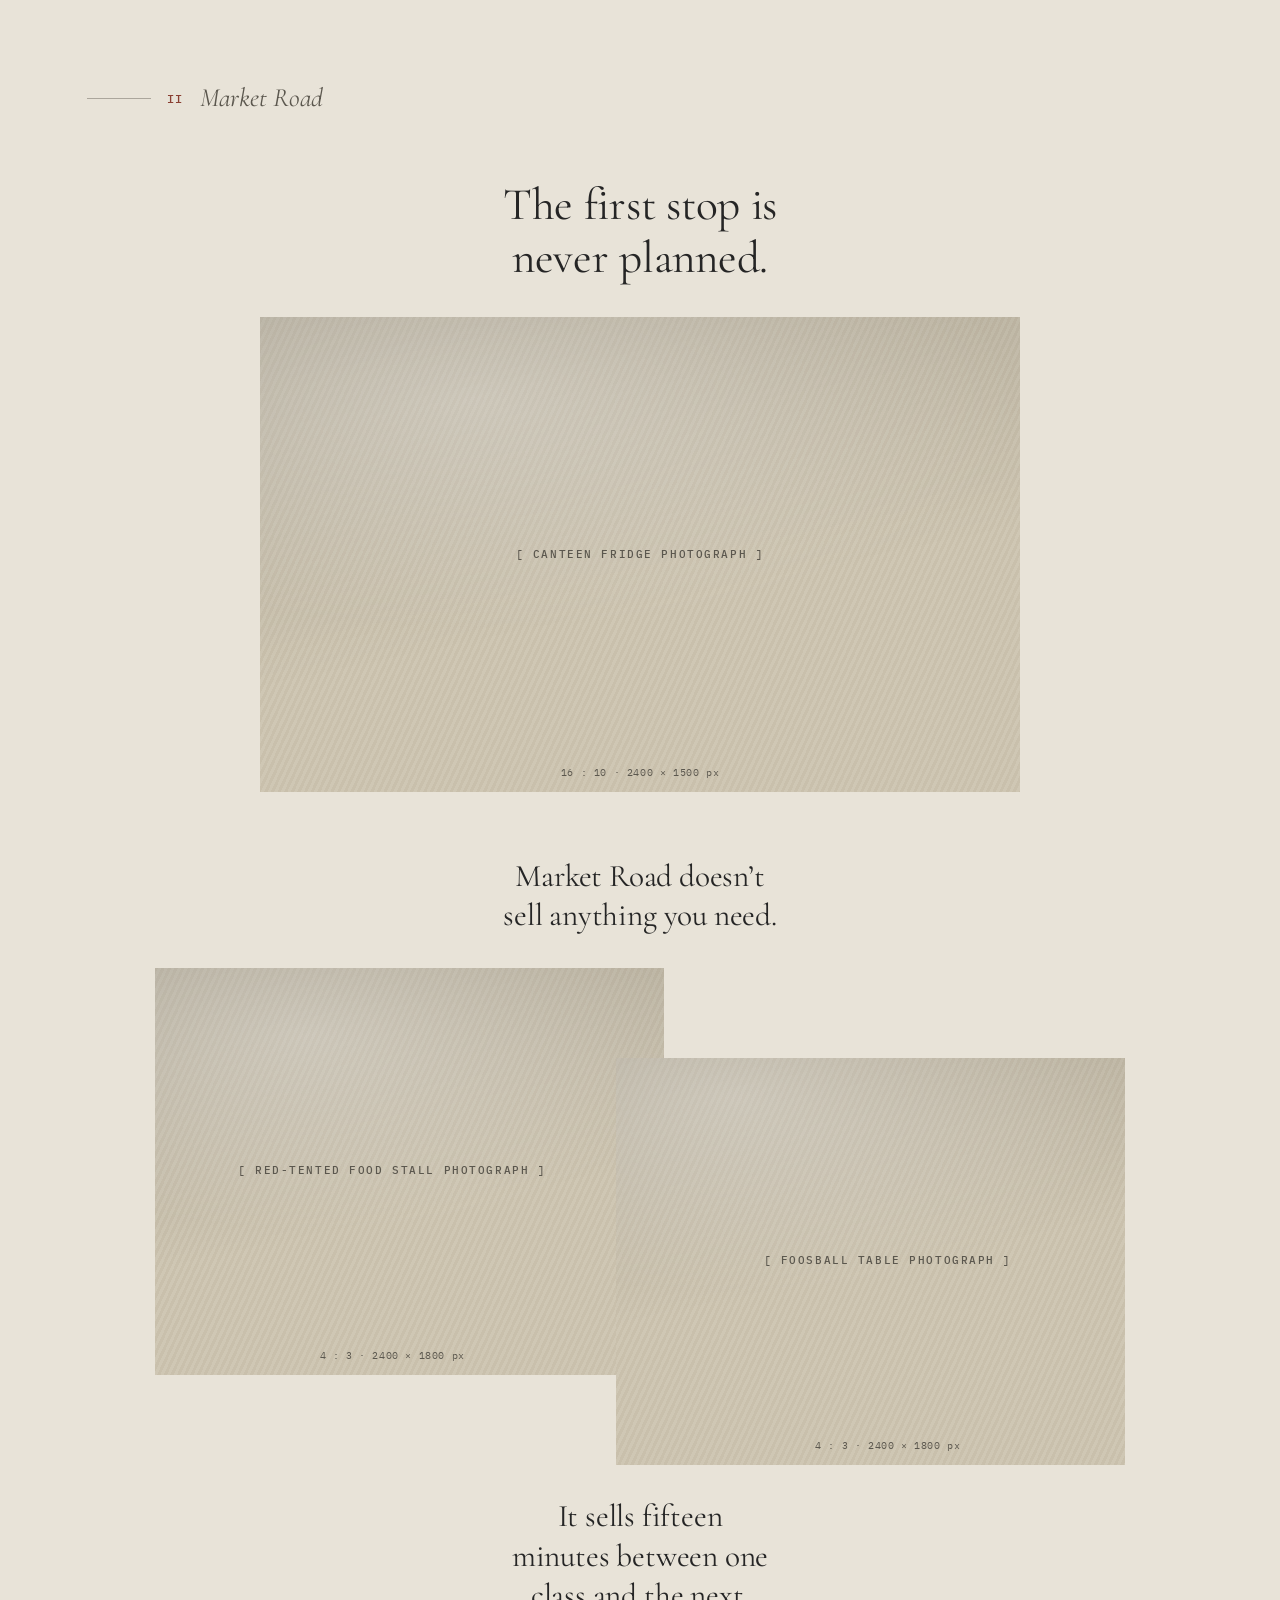
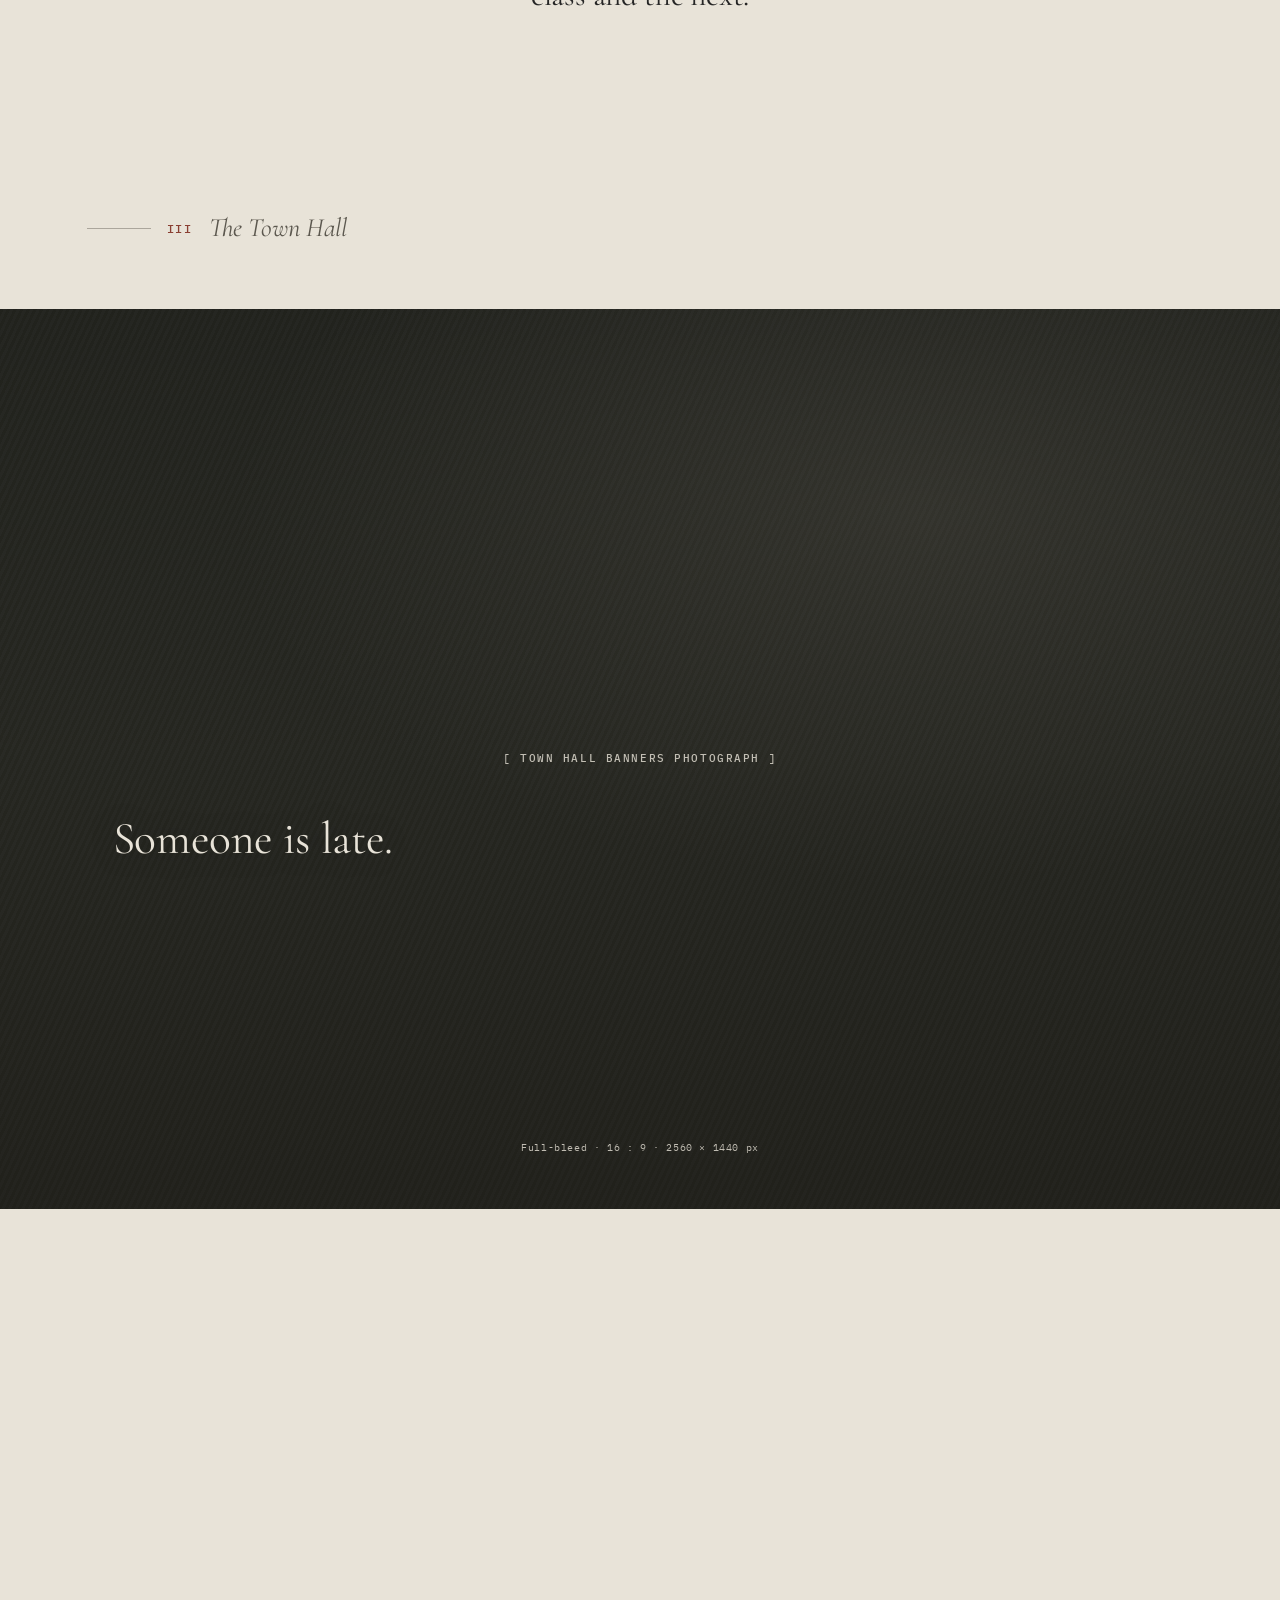
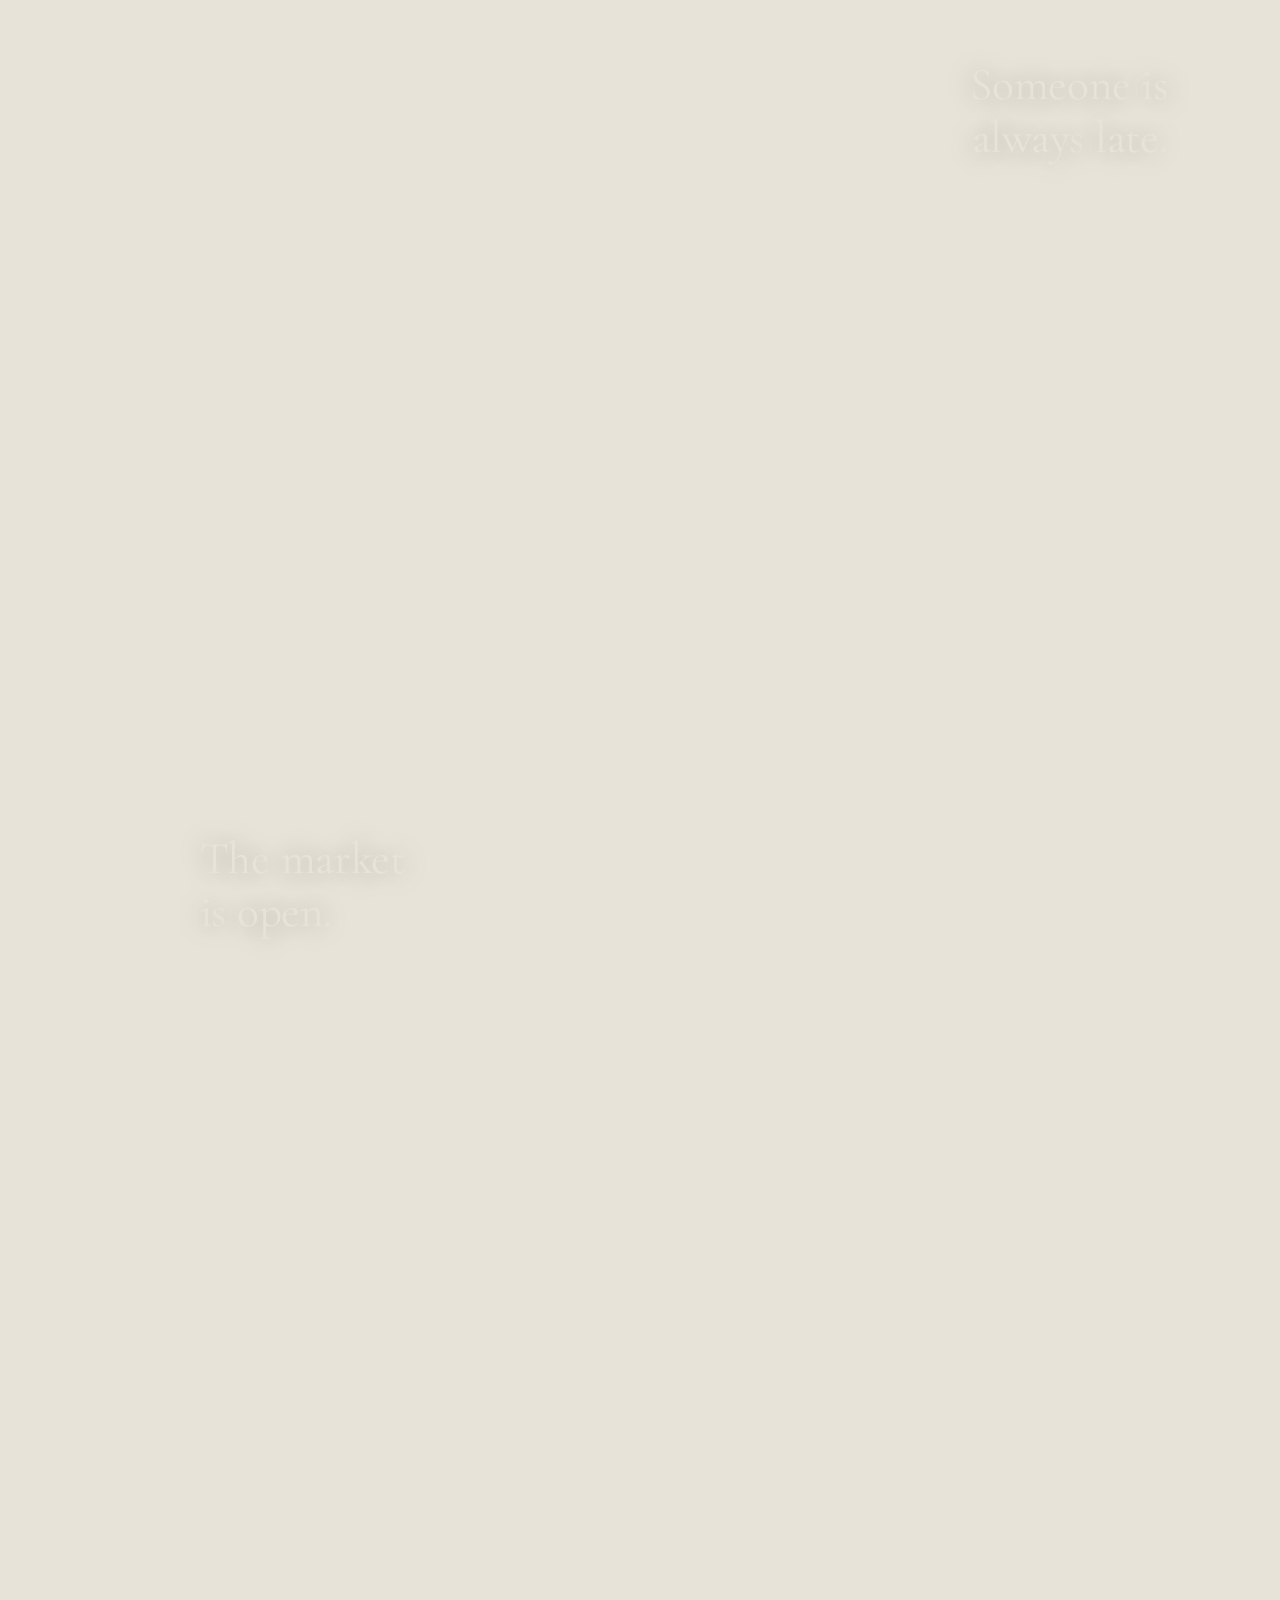
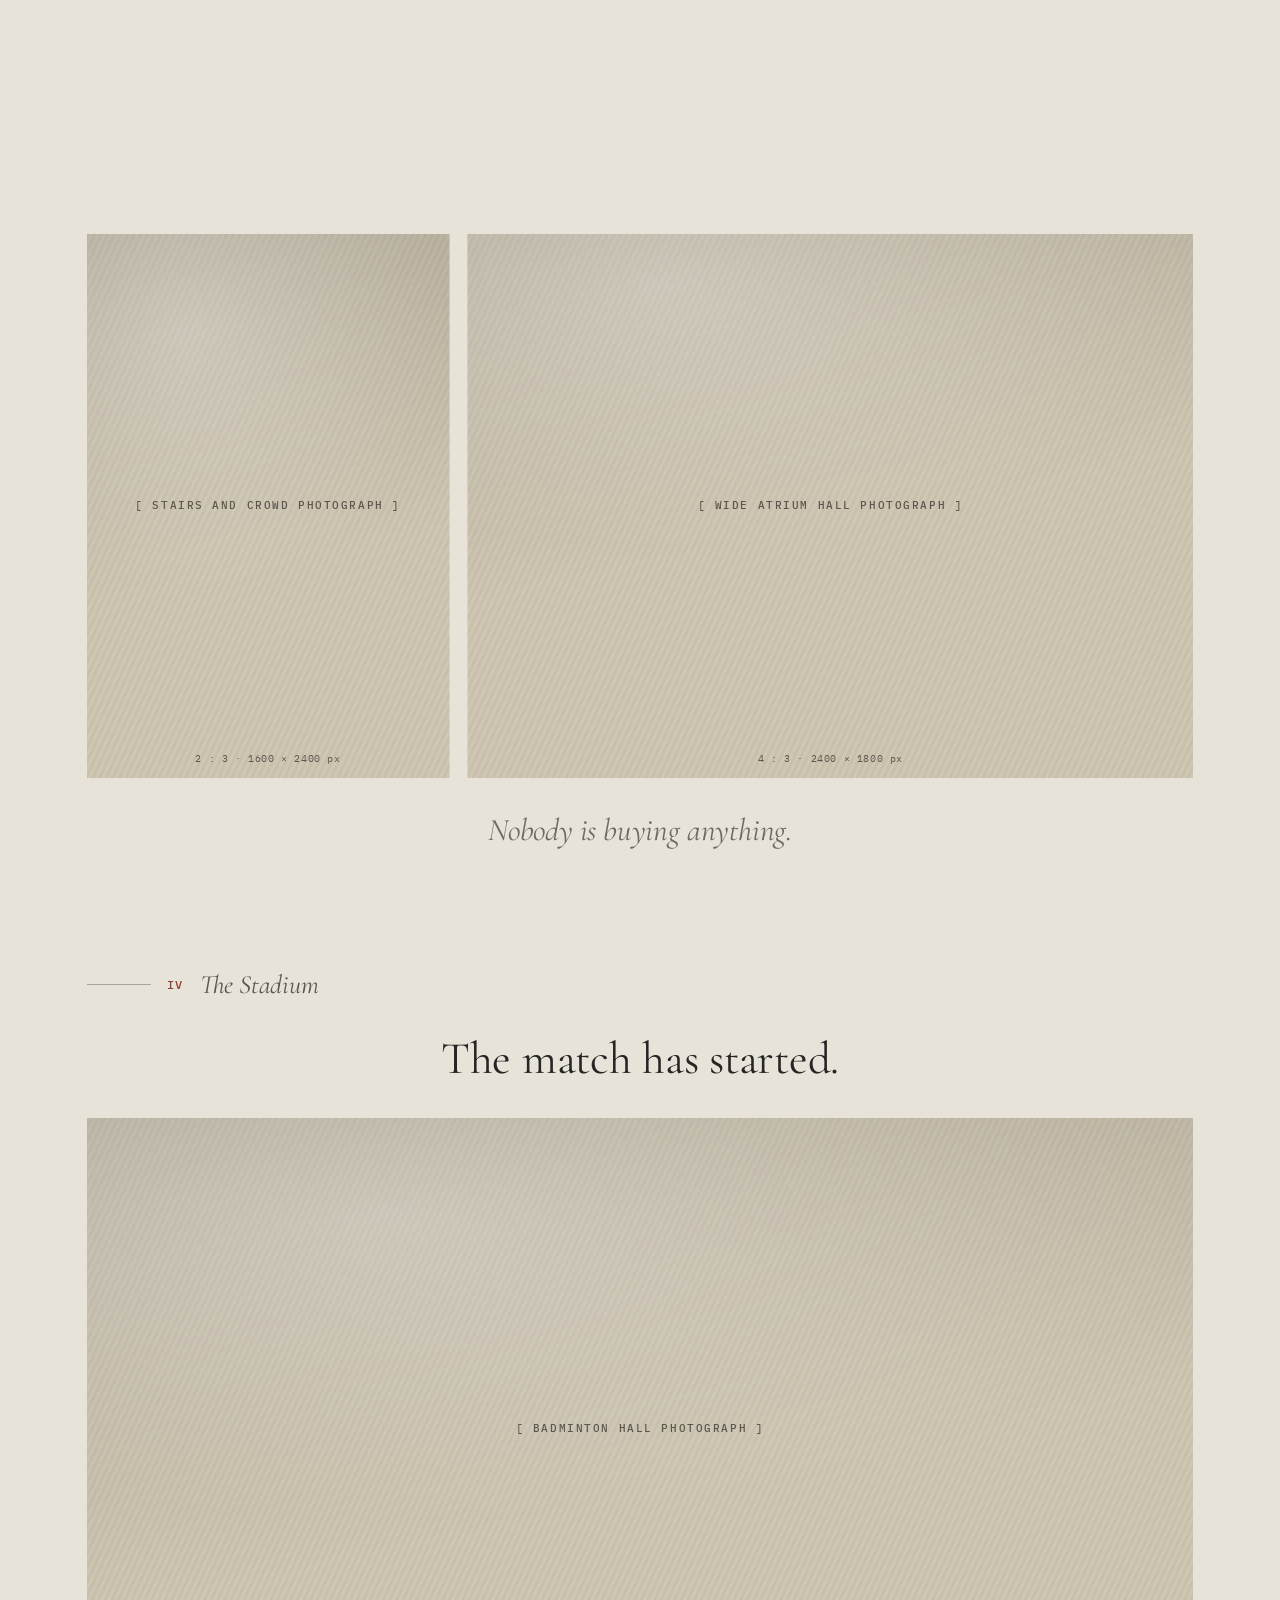
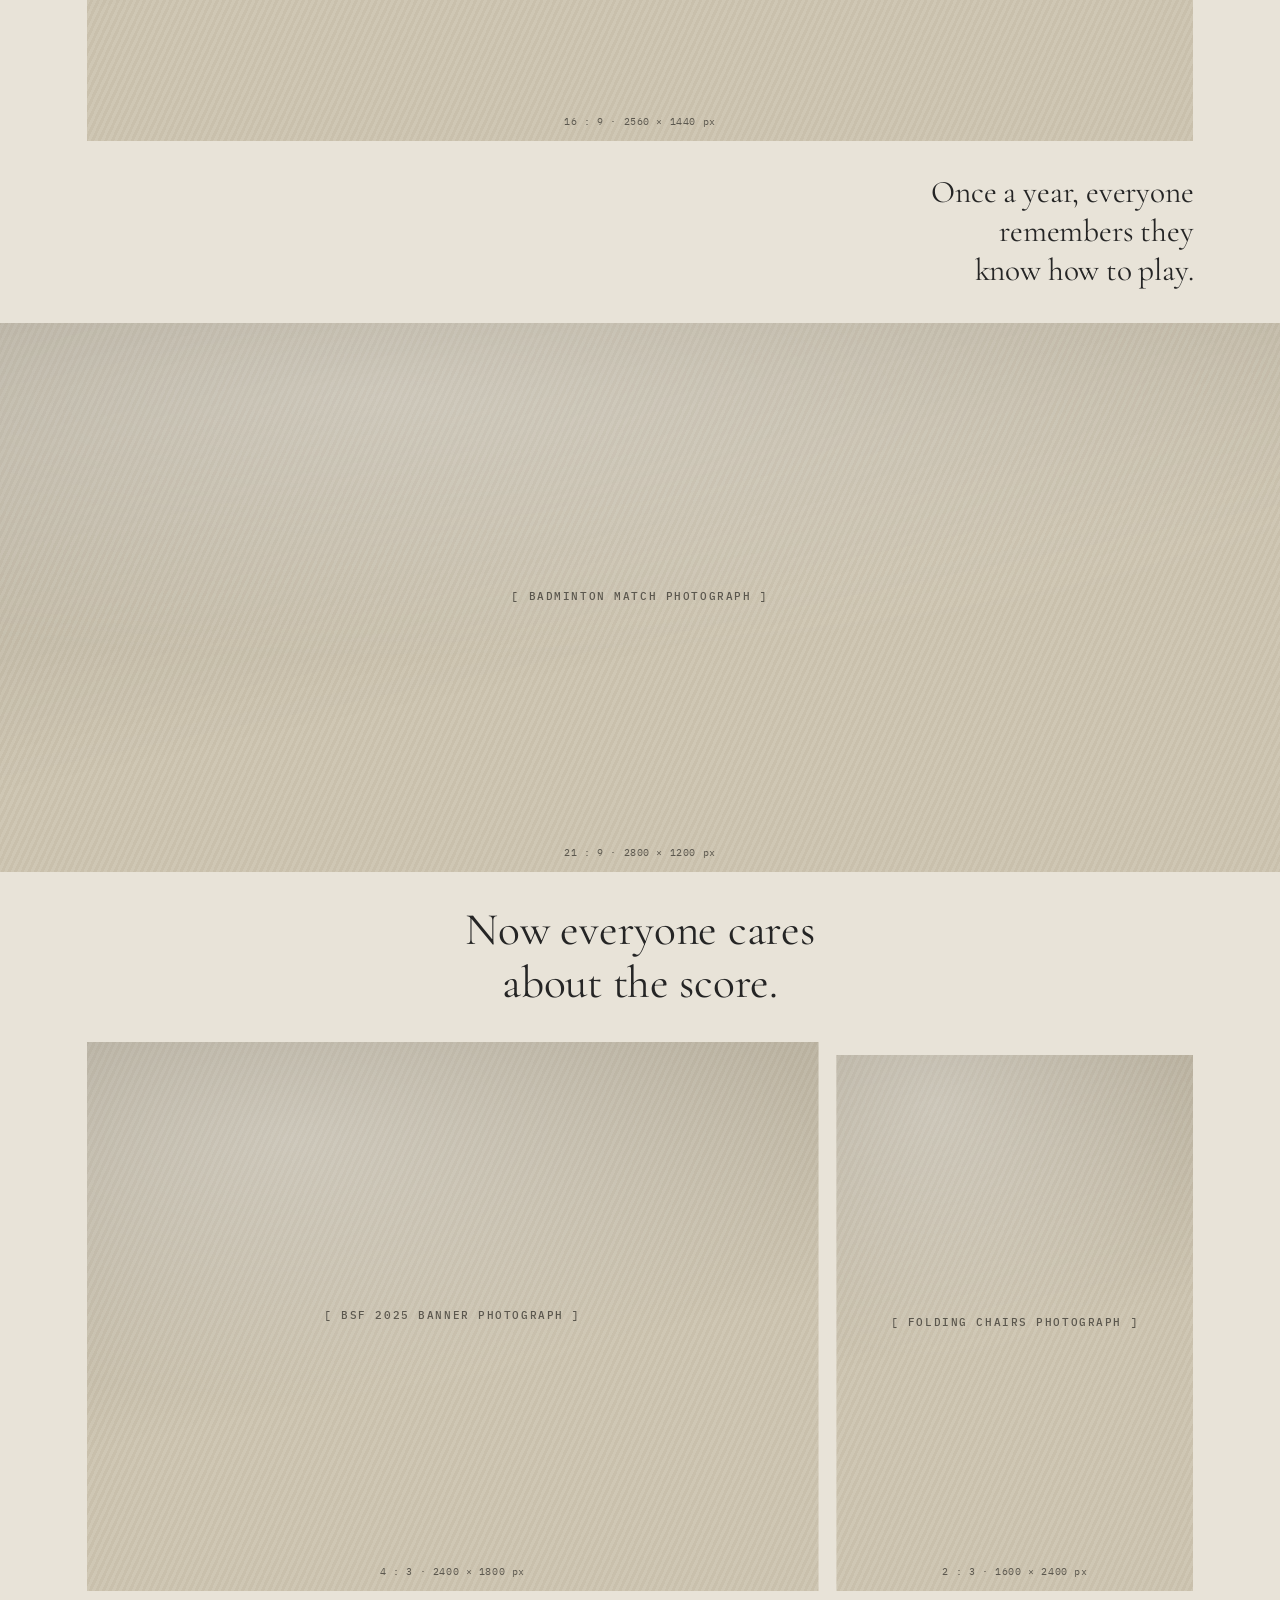
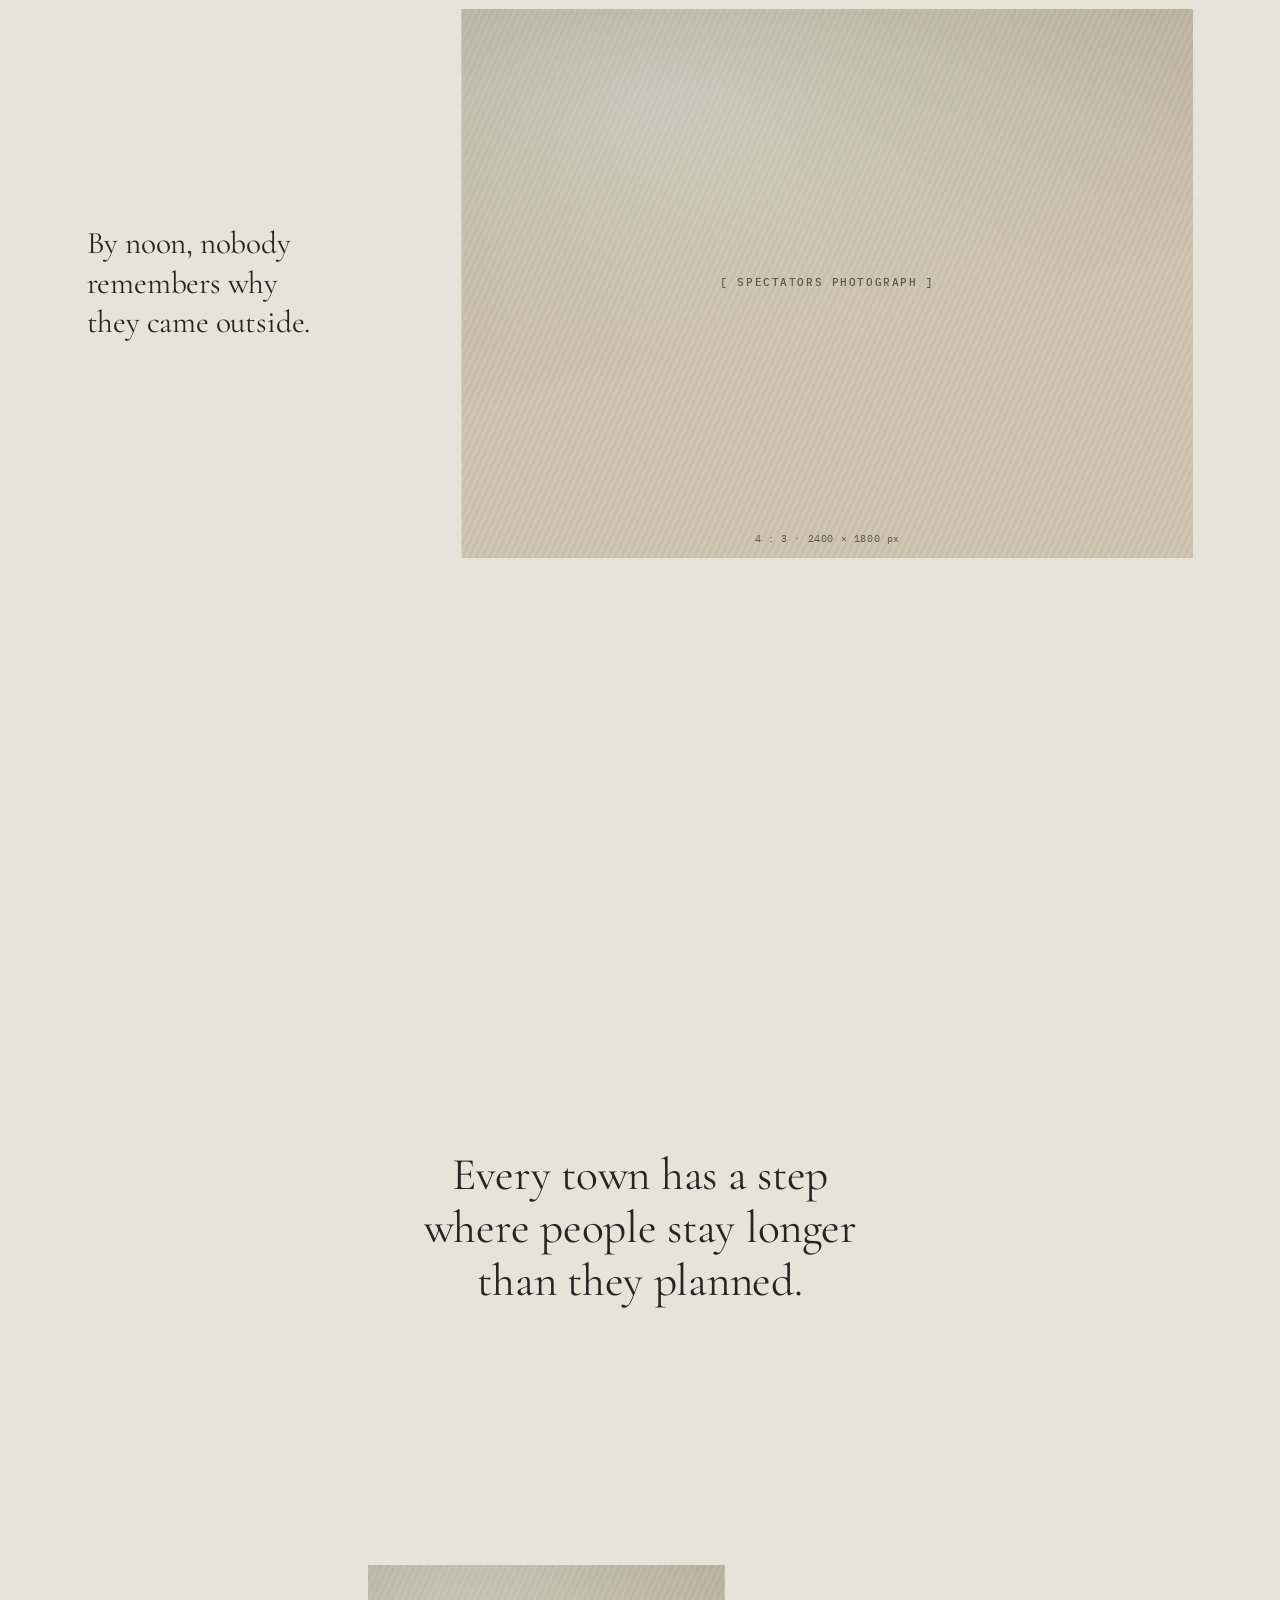
<file: site/index.html>
<!DOCTYPE html>
<html lang="en">
<head>
  <meta charset="utf-8">
  <meta name="viewport" content="width=device-width, initial-scale=1, viewport-fit=cover">
  <title>If My University Was a Small Town — a photographic story</title>
  <meta name="description" content="A photographic story: one day in the small town that is my university, from morning to evening.">
  <meta name="theme-color" content="#E8E3D8">

  <!-- Inline favicon (a roundabout) so the browser never requests a missing favicon.ico -->
  <link rel="icon" href="data:image/svg+xml,%3Csvg xmlns='http://www.w3.org/2000/svg' viewBox='0 0 32 32'%3E%3Ccircle cx='16' cy='16' r='11' fill='none' stroke='%238A3F32' stroke-width='3'/%3E%3C/svg%3E">

  <!-- Marks the page as JS-enabled so scroll-reveal styles only apply when the script can reveal them -->
  <script>document.documentElement.classList.add('js');</script>

  <link rel="preconnect" href="https://fonts.googleapis.com">
  <link rel="preconnect" href="https://fonts.gstatic.com" crossorigin>
  <link href="https://fonts.googleapis.com/css2?family=Cormorant+Garamond:ital,wght@0,400;0,500;1,400;1,500&family=IBM+Plex+Mono:wght@400;500&display=swap" rel="stylesheet">
  <link rel="stylesheet" href="css/style.css">
</head>
<body>

<a class="skip-link" href="#gate">Skip the opening</a>

<!-- ==========================================================
     CHROME — the only "navigation": a project mark, a town clock
     with the current chapter, and a bus route down the right edge.
     Its colours flip between light and dark to stay legible.
     ========================================================== -->
<div class="chrome" id="chrome">
  <p class="chrome__title mono" data-zone="top">If my university was a small town</p>

  <div class="hud" data-zone="bottom" aria-hidden="true">
    <span class="hud__time mono" id="hudTime">07:30</span>
    <span class="hud__chapter" id="hudChapter">
      <span class="hud__num mono" id="hudNum">Prologue</span>
      <span class="hud__name" id="hudName">The Roundabout</span>
    </span>
  </div>

  <nav class="route" id="route" data-zone="mid" aria-label="Chapters">
    <ol class="route__list">
      <li class="route__stop" style="--i:0"><a href="#top" aria-label="Prologue: The Roundabout"><span class="route__label">The Roundabout</span></a></li>
      <li class="route__stop" style="--i:1"><a href="#gate" aria-label="Chapter I: The Gate"><span class="route__label">I · The Gate</span></a></li>
      <li class="route__stop" style="--i:2"><a href="#market-road" aria-label="Chapter II: Market Road"><span class="route__label">II · Market Road</span></a></li>
      <li class="route__stop" style="--i:3"><a href="#town-hall" aria-label="Chapter III: The Town Hall"><span class="route__label">III · The Town Hall</span></a></li>
      <li class="route__stop" style="--i:4"><a href="#stadium" aria-label="Chapter IV: The Stadium"><span class="route__label">IV · The Stadium</span></a></li>
      <li class="route__stop" style="--i:5"><a href="#gossip-corner" aria-label="Chapter V: Gossip Corner"><span class="route__label">V · Gossip Corner</span></a></li>
      <li class="route__stop" style="--i:6"><a href="#bazaar-stall" aria-label="Chapter VI: The Bazaar Stall"><span class="route__label">VI · The Bazaar Stall</span></a></li>
      <li class="route__stop" style="--i:7"><a href="#bulletin-board" aria-label="Chapter VII: The Bulletin Board"><span class="route__label">VII · The Bulletin Board</span></a></li>
      <li class="route__stop" style="--i:8"><a href="#colonnade" aria-label="Chapter VIII: The Colonnade"><span class="route__label">VIII · The Colonnade</span></a></li>
      <li class="route__stop" style="--i:9"><a href="#last-bus" aria-label="Chapter IX: The Last Bus"><span class="route__label">IX · The Last Bus</span></a></li>
    </ol>
    <span class="route__bus" aria-hidden="true"></span>
  </nav>
</div>


<!-- ==========================================================
     OPENING + PROLOGUE — THE ROUNDABOUT
     A tall "scene": the stage stays pinned while scroll drives a
     circular iris (a roundabout) that opens from the title into
     the first photograph. The scene's --p (0→1) is set by script.js.
     ========================================================== -->
<header class="opening scene" id="top" data-scene="sticky"
        data-chapter="Prologue" data-name="The Roundabout"
        data-time="07:30" data-time-at="0"
        data-tone="dark" data-tone-from="0.65">
  <div class="scene__stage opening__stage">

    <div class="opening__title">
      <h1 class="opening__h1">
        <span>If my university</span>
        <span>was a small town</span>
      </h1>
      <p class="opening__sub mono">A photographic story</p>
      <p class="opening__cue mono" aria-hidden="true">Scroll to enter</p>
    </div>

    <div class="opening__iris">
      <figure class="photo photo--dark photo--scrim r-full" data-photo="roundabout" data-priority
              data-label="Roundabout photograph" data-spec="Full-bleed · 16 : 9 · 2560 × 1440 px">
        <div class="photo__media"></div>
      </figure>
      <p class="line line--scrub line--onphoto opening__line">From above, the town looks smaller than it really is.</p>
    </div>

  </div>
  <h2 class="sr-only">Prologue — The Roundabout</h2>
</header>


<main id="story">

  <!-- Prologue continues: the town seen from above, before anyone is in it -->
  <div class="prologue-rest">
    <div class="space space--lg"></div>

    <div class="beat beat--center">
      <p class="line">Nobody remembers when the day actually started.</p>
    </div>

    <div class="space space--md"></div>

    <div class="beat">
      <div class="overlap">
        <figure class="photo r-4x3 overlap__a" data-photo="campus-surround" data-reveal="wipe-right"
                data-label="Surrounding campus photograph" data-spec="4 : 3 · 2400 × 1800 px">
          <div class="photo__media" data-parallax="0.7"></div>
        </figure>
        <figure class="photo r-3x4 overlap__b" data-photo="aerial-palms" data-reveal="wipe-up"
                data-label="Aerial view over palms photograph" data-spec="3 : 4 · 1800 × 2400 px">
          <div class="photo__media" data-parallax="-0.8"></div>
        </figure>
        <p class="line line--sm overlap__line">The palms are the only residents who never leave.</p>
      </div>
    </div>

    <div class="space space--xl"></div>
  </div>


  <!-- ========================================================
       I — THE GATE
       The morning begins; the town wakes up.
       ======================================================== -->
  <section class="chapter" id="gate" data-chapter="I" data-name="The Gate" aria-labelledby="h-gate">
    <div class="beat">
      <h2 class="chapter-mark" id="h-gate" data-reveal="fade">
        <span class="chapter-mark__num mono">I</span>
        <span class="chapter-mark__name">The Gate</span>
      </h2>
    </div>

    <div class="space space--md"></div>

    <div class="beat">
      <p class="line line--narrow">Every town has a way in.</p>
    </div>

    <div class="space space--md"></div>

    <div class="beat">
      <div class="duo">
        <div class="duo__small">
          <p class="line line--sm">The name is on the wall before you’ve taken three steps in.</p>
          <figure class="photo r-3x4" data-photo="gate-sign" data-reveal="wipe-up"
                  data-label="Gate sign photograph" data-spec="3 : 4 · 1800 × 2400 px">
            <div class="photo__media" data-parallax="0.6"></div>
          </figure>
        </div>
        <figure class="photo r-4x3" data-photo="atrium" data-reveal="wipe-left"
                data-label="Atrium photograph" data-spec="4 : 3 · 2400 × 1800 px">
          <div class="photo__media" data-parallax="-0.6"></div>
        </figure>
      </div>
    </div>

    <div class="space space--lg"></div>

    <div class="beat">
      <p class="line" data-time="09:00">By nine, the town has already started moving.</p>
    </div>

    <div class="space space--sm"></div>

    <!-- a moment with no text: the atrium, wide, drifting slowly sideways -->
    <figure class="photo photo--pan r-tall" data-photo="atrium-wide" data-reveal="wipe-right"
            data-label="Atrium wide photograph" data-spec="Full-bleed · 16 : 9 · 2560 × 1440 px">
      <div class="photo__media" data-pan="5"></div>
    </figure>

    <div class="space space--md"></div>
  </section>


  <!-- ========================================================
       II — MARKET ROAD   (fast: short gaps, quick reveals)
       Not about food. About the fifteen minutes between classes.
       ======================================================== -->
  <section class="chapter" id="market-road" data-chapter="II" data-name="Market Road" data-pace="fast" aria-labelledby="h-market">
    <div class="beat">
      <h2 class="chapter-mark" id="h-market" data-reveal="fade">
        <span class="chapter-mark__num mono">II</span>
        <span class="chapter-mark__name">Market Road</span>
      </h2>
    </div>

    <div class="space space--md"></div>

    <div class="beat beat--center">
      <p class="line" data-time="09:55">The first stop is never planned.</p>
    </div>

    <div class="space space--sm"></div>

    <div class="beat">
      <figure class="photo r-16x10 frame-center" data-photo="canteen-fridge" data-reveal="wipe-up"
              data-label="Canteen fridge photograph" data-spec="16 : 10 · 2400 × 1500 px">
        <div class="photo__media" data-parallax="0.6"></div>
      </figure>
    </div>

    <div class="space space--md"></div>

    <div class="beat beat--center">
      <p class="line line--sm">Market Road doesn’t sell anything you need.</p>
    </div>

    <div class="space space--sm"></div>

    <div class="beat">
      <div class="pair">
        <figure class="photo r-4x3" data-photo="food-stall" data-reveal="wipe-right" data-drift="-34"
                data-label="Red-tented food stall photograph" data-spec="4 : 3 · 2400 × 1800 px">
          <div class="photo__media" data-parallax="0.5"></div>
        </figure>
        <figure class="photo r-4x3" data-photo="foosball" data-reveal="wipe-left" data-drift="34"
                data-label="Foosball table photograph" data-spec="4 : 3 · 2400 × 1800 px">
          <div class="photo__media" data-parallax="-0.5"></div>
        </figure>
      </div>
    </div>

    <div class="space space--sm"></div>

    <div class="beat beat--center">
      <p class="line line--sm" data-time="10:25">It sells fifteen minutes between one class and the next.</p>
    </div>
    <div class="beat beat--center">
      <p class="line line--sm line--soft line--it">And business is always good.</p>
    </div>

    <div class="space space--lg"></div>
  </section>


  <!-- ========================================================
       III — THE TOWN HALL   (sticky cinematic scene)
       The atrium is pinned; three lines cross it as you scroll.
       ======================================================== -->
  <section class="chapter" id="town-hall" data-chapter="III" data-name="The Town Hall" data-pace="fast" aria-labelledby="h-hall">
    <div class="beat">
      <h2 class="chapter-mark" id="h-hall" data-reveal="fade">
        <span class="chapter-mark__num mono">III</span>
        <span class="chapter-mark__name">The Town Hall</span>
      </h2>
    </div>

    <div class="space space--md"></div>

    <div class="scene scene--hall" data-scene="sticky" data-tone="dark" data-time="10:45" data-time-at="0">
      <div class="scene__stage">
        <figure class="photo photo--dark photo--scrim photo--scrim-deep r-full" data-photo="town-hall-banners"
                data-label="Town hall banners photograph" data-spec="Full-bleed · 16 : 9 · 2560 × 1440 px">
          <div class="photo__media"></div>
        </figure>
      </div>
      <p class="line line--onphoto hall__line hall__line--1" data-drift="-46">Someone is late.</p>
      <p class="line line--onphoto hall__line hall__line--2" data-drift="46">Someone is always late.</p>
      <p class="line line--onphoto hall__line hall__line--3" data-drift="-46">The market is open.</p>
    </div>

    <div class="space space--md"></div>

    <div class="beat">
      <div class="cluster cluster--hall">
        <figure class="photo r-2x3 cluster__a" data-photo="stairs-crowd" data-reveal="wipe-up"
                data-label="Stairs and crowd photograph" data-spec="2 : 3 · 1600 × 2400 px">
          <div class="photo__media" data-parallax="0.6"></div>
        </figure>
        <figure class="photo r-4x3 cluster__b" data-photo="wide-hall" data-reveal="wipe-left"
                data-label="Wide atrium hall photograph" data-spec="4 : 3 · 2400 × 1800 px">
          <div class="photo__media" data-parallax="-0.5"></div>
        </figure>
      </div>
    </div>

    <div class="space space--sm"></div>

    <div class="beat beat--center">
      <p class="line line--sm line--soft line--it">Nobody is buying anything.</p>
    </div>

    <div class="space space--lg"></div>
  </section>


  <!-- ========================================================
       IV — THE STADIUM   (the loudest chapter: cuts, not dissolves)
       ======================================================== -->
  <section class="chapter" id="stadium" data-chapter="IV" data-name="The Stadium" data-pace="fast" aria-labelledby="h-stadium">
    <div class="beat">
      <h2 class="chapter-mark" id="h-stadium" data-reveal="fade">
        <span class="chapter-mark__num mono">IV</span>
        <span class="chapter-mark__name">The Stadium</span>
      </h2>
    </div>

    <div class="space space--sm"></div>

    <div class="beat beat--center">
      <p class="line" data-time="11:30">The match has started.</p>
    </div>

    <div class="space space--sm"></div>

    <div class="beat">
      <figure class="photo r-16x9 r-16x9--stadium" data-photo="badminton-hall" data-reveal="wipe-right"
              data-label="Badminton hall photograph" data-spec="16 : 9 · 2560 × 1440 px">
        <div class="photo__media" data-parallax="0.5"></div>
      </figure>
    </div>

    <div class="space space--sm"></div>

    <div class="beat beat--right">
      <p class="line line--sm">Once a year, everyone remembers they know how to play.</p>
    </div>

    <div class="space space--sm"></div>

    <!-- the match itself: edge to edge, panning sideways like a camera following the rally -->
    <figure class="photo photo--pan r-21x9 r-21x9--match" data-photo="badminton-match" data-reveal="wipe-left"
            data-label="Badminton match photograph" data-spec="21 : 9 · 2800 × 1200 px">
      <div class="photo__media" data-pan="-5"></div>
    </figure>

    <div class="space space--sm"></div>

    <div class="beat beat--center">
      <p class="line">Now everyone cares about the score.</p>
    </div>

    <div class="space space--sm"></div>

    <div class="beat">
      <div class="stands">
        <figure class="photo r-4x3 stands__banner" data-photo="bsf-banner" data-reveal="wipe-up"
                data-label="BSF 2025 banner photograph" data-spec="4 : 3 · 2400 × 1800 px">
          <div class="photo__media" data-parallax="0.6"></div>
        </figure>
        <figure class="photo r-2x3 stands__chairs" data-photo="folding-chairs" data-reveal="wipe-down"
                data-label="Folding chairs photograph" data-spec="2 : 3 · 1600 × 2400 px">
          <div class="photo__media" data-parallax="-0.6"></div>
        </figure>
        <p class="line line--sm stands__line" data-time="12:00">By noon, nobody remembers why they came outside.</p>
        <figure class="photo r-4x3 stands__crowd" data-photo="spectators" data-reveal="wipe-right"
                data-label="Spectators photograph" data-spec="4 : 3 · 2400 × 1800 px">
          <div class="photo__media" data-parallax="0.5"></div>
        </figure>
      </div>
    </div>

    <!-- the town exhales: a long gap before the quiet half of the day -->
    <div class="space space--xl"></div>
    <div class="space space--lg"></div>
  </section>


  <!-- ========================================================
       V — GOSSIP CORNER   (slow, intimate: dissolves, long gaps)
       ======================================================== -->
  <section class="chapter" id="gossip-corner" data-chapter="V" data-name="Gossip Corner" data-pace="slow" aria-labelledby="h-gossip">
    <div class="beat">
      <h2 class="chapter-mark" id="h-gossip" data-reveal="fade">
        <span class="chapter-mark__num mono">V</span>
        <span class="chapter-mark__name">Gossip Corner</span>
      </h2>
    </div>

    <div class="space space--lg"></div>

    <div class="beat beat--center">
      <p class="line" data-time="13:10">Every town has a step where people stay longer than they planned.</p>
    </div>

    <div class="space space--lg"></div>

    <div class="beat">
      <div class="gossip">
        <figure class="photo r-4x5 gossip__photo" data-photo="steps-talking" data-reveal="fade"
                data-label="Steps — two people talking photograph" data-spec="4 : 5 · 1600 × 2000 px">
          <div class="photo__media"></div>
        </figure>
        <p class="line line--sm line--soft gossip__line">News travels faster when nobody is trying to spread it.</p>
      </div>
    </div>

    <div class="space space--xl"></div>
  </section>


  <!-- ========================================================
       VI — THE BAZAAR STALL
       Student organisations as market stalls.
       ======================================================== -->
  <section class="chapter" id="bazaar-stall" data-chapter="VI" data-name="The Bazaar Stall" data-pace="slow" aria-labelledby="h-bazaar">
    <div class="beat">
      <h2 class="chapter-mark" id="h-bazaar" data-reveal="fade">
        <span class="chapter-mark__num mono">VI</span>
        <span class="chapter-mark__name">The Bazaar Stall</span>
      </h2>
    </div>

    <div class="space space--md"></div>

    <div class="beat">
      <p class="line" data-time="14:15">Every stall has a cause, a tablecloth and one very patient volunteer.</p>
    </div>

    <div class="space space--md"></div>

    <!-- the stall slides in from beyond the right edge of the screen -->
    <div class="beat">
      <figure class="photo r-4x3 bleed-right" data-photo="acmw-booth" data-reveal="wipe-left" data-drift="-56"
              data-label="ACM-W booth photograph" data-spec="4 : 3 · 2400 × 1800 px">
        <div class="photo__media" data-parallax="0.5"></div>
      </figure>
    </div>

    <div class="space space--sm"></div>

    <div class="beat">
      <p class="line line--sm line--soft">Nothing here costs money. Everything costs an afternoon.</p>
    </div>

    <div class="space space--xl"></div>
  </section>


  <!-- ========================================================
       VII — THE BULLETIN BOARD   (very quiet)
       The smallest event becomes town news.
       ======================================================== -->
  <section class="chapter" id="bulletin-board" data-chapter="VII" data-name="The Bulletin Board" data-pace="slow" aria-labelledby="h-bulletin">
    <div class="beat">
      <h2 class="chapter-mark chapter-mark--center" id="h-bulletin" data-reveal="fade">
        <span class="chapter-mark__num mono">VII</span>
        <span class="chapter-mark__name">The Bulletin Board</span>
      </h2>
    </div>

    <div class="space space--lg"></div>

    <div class="beat beat--center">
      <p class="line line--sm" data-time="15:20">Some notices are read by everyone.</p>
    </div>

    <div class="space space--md"></div>

    <div class="pinned">
      <span class="pin" aria-hidden="true"></span>
      <figure class="photo r-4x5" data-photo="whiteboard-note" data-reveal="fade"
              data-label="Whiteboard lost-and-found note photograph" data-spec="4 : 5 · 1600 × 2000 px">
        <div class="photo__media"></div>
      </figure>
    </div>

    <div class="space space--md"></div>

    <div class="beat beat--center">
      <p class="line line--sm line--soft line--it">Most of them are about someone’s missing umbrella.</p>
    </div>

    <div class="space space--xl"></div>
  </section>


  <!-- ========================================================
       VIII — THE COLONNADE   (the atmospheric chapter)
       Most whitespace in the story. A slow dissolve between two
       photographs, then small images set far apart.
       ======================================================== -->
  <section class="chapter" id="colonnade" data-chapter="VIII" data-name="The Colonnade" data-pace="hush" aria-labelledby="h-colonnade">
    <div class="beat">
      <h2 class="chapter-mark" id="h-colonnade" data-reveal="fade">
        <span class="chapter-mark__num mono">VIII</span>
        <span class="chapter-mark__name">The Colonnade</span>
      </h2>
    </div>

    <div class="space space--lg"></div>

    <div class="beat">
      <p class="line line--sm line--narrow" data-time="16:15">There are places in every town where nothing is supposed to happen.</p>
    </div>

    <div class="space space--xl"></div>

    <div class="scene scene--dissolve" data-scene="sticky" data-time="16:40" data-time-at="0">
      <div class="scene__stage">
        <div class="dissolve">
          <figure class="photo r-4x5 dissolve__a" data-photo="colonnade-arches"
                  data-label="Colonnade arches photograph" data-spec="4 : 5 · 1600 × 2000 px">
            <div class="photo__media"></div>
          </figure>
          <figure class="photo r-4x5 dissolve__b" data-photo="ivy-walls"
                  data-label="Ivy-covered wall photograph" data-spec="4 : 5 · 1600 × 2000 px">
            <div class="photo__media"></div>
          </figure>
          <p class="line line--sm line--scrub dissolve__line">The ivy has been here longer than the timetable.</p>
        </div>
      </div>
    </div>

    <div class="space space--xxl"></div>

    <div class="beat">
      <div class="quiet quiet--left">
        <figure class="photo r-3x2" data-photo="courtyard-walkway" data-reveal="fade"
                data-label="Courtyard walkway photograph" data-spec="3 : 2 · 2100 × 1400 px">
          <div class="photo__media" data-parallax="0.4"></div>
        </figure>
        <p class="line line--sm line--soft">Even the footsteps are quieter here.</p>
      </div>
    </div>

    <div class="space space--xxl"></div>

    <div class="beat">
      <div class="quiet quiet--right">
        <p class="line line--sm line--soft">Every town keeps one street for thinking.</p>
        <figure class="photo r-2x3" data-photo="quiet-path" data-reveal="fade"
                data-label="Quiet path photograph" data-spec="2 : 3 · 1400 × 2100 px">
          <div class="photo__media" data-parallax="-0.4"></div>
        </figure>
      </div>
    </div>

    <div class="space space--xxl"></div>
  </section>


  <!-- ========================================================
       IX — THE LAST BUS   (dusk: the page itself darkens)
       ======================================================== -->
  <section class="chapter chapter--dusk" id="last-bus" data-chapter="IX" data-name="The Last Bus" data-pace="slow" aria-labelledby="h-bus">

    <!-- paper slowly becomes evening -->
    <div class="dusk-fade" aria-hidden="true"></div>

    <div class="dusk-body" data-tone="dark">

      <div class="beat">
        <h2 class="chapter-mark" id="h-bus" data-reveal="fade">
          <span class="chapter-mark__num mono">IX</span>
          <span class="chapter-mark__name">The Last Bus</span>
        </h2>
      </div>

      <div class="space space--md"></div>

      <div class="beat">
        <p class="line" data-time="18:00">By six, the town starts putting itself away.</p>
      </div>

      <div class="space space--sm"></div>

      <figure class="photo photo--dark r-tall" data-photo="group-trees" data-reveal="fade"
              data-label="Group under trees photograph" data-spec="Full-bleed · 16 : 9 · 2560 × 1440 px">
        <div class="photo__media" data-parallax="0.7"></div>
      </figure>

      <div class="space space--sm"></div>

      <div class="beat beat--center">
        <p class="line line--sm line--soft">Conversations become unfinished.</p>
      </div>

      <div class="space space--lg"></div>

      <div class="beat">
        <div class="evening-duo">
          <figure class="photo photo--dark r-3x4" data-photo="golden-path" data-reveal="fade" data-drift="-26"
                  data-label="Bags — golden-hour path photograph" data-spec="3 : 4 · 1800 × 2400 px">
            <div class="photo__media" data-parallax="0.6"></div>
          </figure>
          <figure class="photo photo--dark r-3x4" data-photo="vans" data-reveal="fade" data-drift="26"
                  data-label="Vans waiting photograph" data-spec="3 : 4 · 1800 × 2400 px">
            <div class="photo__media" data-parallax="-0.6"></div>
          </figure>
        </div>
      </div>

      <div class="space space--md"></div>

      <div class="beat beat--center">
        <p class="line line--sm" data-time="18:20">Bags return to shoulders.</p>
      </div>
      <div class="space space--sm"></div>
      <div class="beat beat--center">
        <p class="line">The vans are waiting.</p>
      </div>
      <div class="space space--sm"></div>
      <div class="beat beat--center">
        <p class="line line--sm line--soft line--it">Nobody says goodbye properly.</p>
      </div>

      <div class="space space--xl"></div>

      <figure class="photo photo--dark photo--pan r-21x9 r-21x9--match" data-photo="golden-hour-wide" data-reveal="fade"
              data-label="Golden-hour paths photograph" data-spec="21 : 9 · 2800 × 1200 px">
        <div class="photo__media" data-pan="5"></div>
      </figure>

      <div class="space space--md"></div>

      <div class="beat beat--right">
        <p class="line line--sm">The light is always the last to leave.</p>
      </div>

      <div class="space space--lg"></div>

      <div class="beat">
        <figure class="photo photo--dark r-4x5 frame-small" data-photo="evening" data-reveal="fade"
                data-label="Evening photograph" data-spec="4 : 5 · 1600 × 2000 px">
          <div class="photo__media" data-parallax="0.5"></div>
        </figure>
      </div>

      <div class="space space--xxl"></div>

      <!-- ====================================================
           ENDING — the iris closes back into a roundabout.
           Mirrors the opening: morning was paper, night is dark.
           While it plays, the town clock runs through the night
           back to where the day began.
           ==================================================== -->
      <section class="ending scene" id="ending" data-scene="sticky" data-tone="dark" data-time="18:45" data-time-at="0" aria-label="Ending">
        <div class="scene__stage ending__stage">

          <div class="ending__iris">
            <figure class="photo photo--dark photo--scrim r-full" data-photo="roundabout-evening"
                    data-label="Roundabout at evening photograph" data-spec="Full-bleed · 16 : 9 · 2560 × 1440 px">
              <div class="photo__media"></div>
            </figure>
            <p class="line line--scrub line--onphoto ending__line">From above, it looks exactly the same.</p>
          </div>

          <div class="ending__title">
            <p class="ending__h" aria-hidden="true">
              <span>If my university</span>
              <span>was a small town</span>
            </p>
            <p class="ending__last line line--scrub">Tomorrow, it will start again.</p>
          </div>

        </div>
      </section>

    </div><!-- /.dusk-body -->
  </section>

</main>

<script src="js/photos.js" defer></script>
<script src="js/script.js" defer></script>
</body>
</html>
</file>
<file: css/style.css>
/* IF MY UNIVERSITY WAS A SMALL TOWN */

:root {
  --paper: #e9e5dc;
  --ink: #171714;
  --muted: #706d66;
  --line: rgba(23, 23, 20, .16);
  --night: #11110f;
  --night-ink: #ece9e1;
  --night-muted: #aaa69d;
  --accent: #8a3f32;
  --gutter: clamp(1.25rem, 4vw, 4.5rem);
  --max: 1440px;
  --serif: "Cormorant Garamond", Georgia, serif;
  --mono: "IBM Plex Mono", monospace;
  --ease: cubic-bezier(.22, .61, .36, 1);
}

* { box-sizing: border-box; }

html {
  scroll-behavior: smooth;
  background: var(--paper);
}

body {
  margin: 0;
  background: var(--paper);
  color: var(--ink);
  font-family: var(--serif);
  font-size: clamp(1.15rem, 1.5vw, 1.5rem);
  line-height: 1.22;
  -webkit-font-smoothing: antialiased;
  overflow-x: hidden;
}

body.is-evening { background: var(--night); color: var(--night-ink); }

::selection { background: rgba(138, 63, 50, .18); }

a { color: inherit; }

.skip-link {
  position: fixed;
  left: 1rem;
  top: 1rem;
  z-index: 100;
  padding: .6rem .8rem;
  background: var(--ink);
  color: white;
  font: .7rem var(--mono);
  transform: translateY(-180%);
  transition: transform .25s ease;
}
.skip-link:focus { transform: translateY(0); }

.site-header {
  position: fixed;
  inset: 0 0 auto;
  z-index: 50;
  display: flex;
  justify-content: space-between;
  align-items: center;
  padding: 1.25rem var(--gutter);
  mix-blend-mode: difference;
  color: white;
  pointer-events: none;
}

.site-header__title {
  font: .68rem var(--mono);
  letter-spacing: .08em;
  text-transform: uppercase;
  max-width: 24rem;
}

.site-header__progress {
  width: clamp(5rem, 13vw, 12rem);
  height: 1px;
  background: rgba(255,255,255,.35);
}

.site-header__progress span {
  display: block;
  width: 0;
  height: 100%;
  background: white;
  transform-origin: left;
}

.section {
  position: relative;
  max-width: var(--max);
  margin: 0 auto;
  padding: clamp(7rem, 13vw, 13rem) var(--gutter);
}

.opening,
.closing {
  max-width: none;
  min-height: 100svh;
  padding: 0;
  color: white;
  background: var(--night);
}

.scene__stage {
  position: relative;
  min-height: 100svh;
  overflow: hidden;
}

.photo {
  position: relative;
  overflow: hidden;
  background: #d6d1c6;
  isolation: isolate;
  height: auto;
  min-height: 0;
}

.photo::after {
  content: "";
  position: absolute;
  inset: 0;
  background: linear-gradient(180deg, rgba(0,0,0,.03), rgba(0,0,0,.09));
  pointer-events: none;
}

.photo--hero {
  position: absolute;
  inset: 0;
  background: #20201d;
}

.photo--hero::after {
  background: linear-gradient(180deg, rgba(0,0,0,.18), rgba(0,0,0,.48));
}

.photo--portrait {
  width: min(100%, 560px);
  justify-self: center;
}

.photo--landscape, .photo--wide, .photo--cinema, .photo--hero-small { width: 100%; }

.photo img {
  display: block;
  width: 100%;
  height: auto;
  object-fit: contain;
  transition: transform 1.5s var(--ease);
}

.photo--hero img {
  width: 100%;
  height: 100%;
  object-fit: contain;
}

.photo:hover img { transform: scale(1.02); }

.opening__copy,
.closing__copy {
  position: absolute;
  z-index: 2;
  inset: auto var(--gutter) 10vh;
  max-width: 1000px;
}

.opening__copy h1 {
  max-width: 13ch;
  margin: 0 0 2rem;
  font-size: clamp(4rem, 10vw, 10rem);
  font-weight: 400;
  line-height: .78;
  letter-spacing: -.045em;
}

.opening__narrative {
  max-width: 34rem;
  margin-left: clamp(1rem, 12vw, 12rem);
  font-size: clamp(1.2rem, 2vw, 1.9rem);
}

.opening__narrative p,
.story-copy p {
  margin: 0 0 .65em;
}

.opening__narrative p:last-child,
.story-copy p:last-child { margin-bottom: 0; }

.section-heading {
  display: grid;
  grid-template-columns: auto 1fr;
  gap: 1rem 2rem;
  align-items: baseline;
  margin-bottom: clamp(4rem, 9vw, 9rem);
}

.section-number {
  font: .67rem var(--mono);
  text-transform: uppercase;
  letter-spacing: .08em;
  color: var(--muted);
  white-space: nowrap;
}

.section-heading h2 {
  margin: 0;
  font-size: clamp(3rem, 7vw, 7.5rem);
  font-weight: 400;
  line-height: .84;
  letter-spacing: -.04em;
}

.story-grid {
  display: grid;
  grid-template-columns: minmax(0, .9fr) minmax(280px, 1fr);
  gap: clamp(3rem, 9vw, 10rem);
  align-items: center;
}

.story-grid--reverse { grid-template-columns: minmax(280px, 1fr) minmax(0, .9fr); }
.story-grid--wide { grid-template-columns: minmax(0, 1.2fr) minmax(260px, .65fr); }

.story-copy {
  max-width: 33rem;
}

.story-copy--narrow {
  max-width: 30rem;
  margin-left: auto;
  margin-right: auto;
}

.story-stack {
  display: grid;
  gap: clamp(5rem, 11vw, 11rem);
}

.story-stack--center > * {
  width: min(100%, 1100px);
  margin-inline: auto;
}

.story-stack--quiet {
  gap: clamp(7rem, 16vw, 16rem);
}

.section--dark {
  background: var(--night);
  color: var(--night-ink);
  max-width: none;
  padding-inline: max(var(--gutter), calc((100vw - var(--max)) / 2 + var(--gutter)));
}

.section--dark .section-number { color: var(--night-muted); }

.section--quiet { padding-bottom: clamp(10rem, 20vw, 20rem); }

.section--evening {
  max-width: none;
  padding-inline: max(var(--gutter), calc((100vw - var(--max)) / 2 + var(--gutter)));
  background: linear-gradient(180deg, #24231f, #11110f);
  color: var(--night-ink);
}

.section--evening .section-number { color: var(--night-muted); }

.section--closing {
  background: var(--night);
  color: var(--night-ink);
  max-width: none;
}

.closing__copy {
  inset: 10vh var(--gutter) auto;
  display: grid;
  grid-template-columns: minmax(300px, 1fr) minmax(280px, .7fr);
  gap: clamp(3rem, 9vw, 10rem);
  align-items: start;
}

.closing__copy .section-heading {
  display: block;
  margin: 0;
}

.closing__copy .section-number {
  display: block;
  margin-bottom: 1.5rem;
  color: var(--night-muted);
}

.closing__copy .section-heading h2 {
  color: var(--night-ink);
}

.closing__copy .story-copy {
  padding-top: .4rem;
}

.js .reveal {
  opacity: 0;
  transform: translateY(2.5rem);
  transition:
    opacity 1s var(--ease),
    transform 1.1s var(--ease);
}

.js .reveal.is-visible {
  opacity: 1;
  transform: none;
}

.js .opening__copy,
.js .closing__copy {
  transition: opacity 1s ease;
}

.opening__image,
.closing__image {
  transition: transform 1.8s var(--ease);
}

.scene.is-past .opening__image { transform: scale(1.025); }

.photo--natural {
  width: 100%;
  aspect-ratio: auto;
}

.photo--natural img {
  width: 100%;
  height: auto;
  object-fit: contain;
}

.photo--medium {
  width: min(100%, 1100px);
  margin-inline: auto;
}

.photo--secondary {
  width: min(100%, 1100px);
  margin-inline: auto;
}

.town-hall-secondary {
  width: min(100%, 1100px);
  margin: clamp(5rem, 10vw, 10rem) auto 0;
}

.story-stack--opening > .story-copy {
  width: min(100%, 42rem);
  margin-inline: auto;
}

@media (prefers-reduced-motion: reduce) {
  html { scroll-behavior: auto; }
  .js .reveal {
    opacity: 1;
    transform: none;
    transition: none;
  }
  .photo img,
  .opening__image,
  .closing__image { transition: none; }
}

@media (max-width: 800px) {
  body { font-size: 1.2rem; }

  .site-header__title {
    max-width: 15rem;
    font-size: .58rem;
  }

  .section {
    padding-top: 6rem;
    padding-bottom: 7rem;
  }

  .section-heading {
    display: block;
    margin-bottom: 4rem;
  }

  .section-number {
    display: block;
    margin-bottom: 1rem;
  }

  .section-heading h2 { font-size: clamp(3.2rem, 14vw, 5.5rem); }

  .story-grid,
  .story-grid--reverse,
  .story-grid--wide {
    grid-template-columns: 1fr;
    gap: 4rem;
  }

  .story-grid--reverse .story-copy { order: 2; }
  .story-grid--reverse .photo { order: 1; }

  .photo--portrait {
    width: min(100%, 480px);
  }

  .opening__copy,
  .closing__copy {
    inset: auto 1.25rem 7vh;
  }

  .opening__copy h1 {
    font-size: clamp(4rem, 17vw, 7rem);
  }

  .opening__narrative {
    margin-left: 0;
    max-width: 30rem;
  }

  .closing__copy {
    inset: 7vh 1.25rem auto;
    display: block;
  }

  .closing__copy .story-copy {
    margin-top: 3rem;
    max-width: 28rem;
  }

}

@media (max-width: 500px) {
  .site-header {
    padding-top: 1rem;
  }

  .site-header__progress { width: 4rem; }

  .section {
    padding-inline: 1.1rem;
  }

  .section-heading h2 { font-size: clamp(3rem, 16vw, 4.8rem); }

  .opening__copy h1 {
    font-size: clamp(3.5rem, 18vw, 5.5rem);
  }

  .opening__narrative {
    font-size: 1.1rem;
  }

  .story-stack { gap: 4rem; }
  .story-stack--quiet { gap: 6rem; }

  .photo--wide,
  .photo--cinema {
  width: 100%;
}
}
</file>
<file: site/css/style.css>
/* ==========================================================
   IF MY UNIVERSITY WAS A SMALL TOWN — stylesheet

   Contents
   1. Theme tokens (colours, fonts) ........ ← edit the look here
   2. Base + typography
   3. Chrome (clock, chapter, bus route)
   4. Photo system (placeholders, ratios, reveals)
   5. Layout helpers + pacing
   6. Scenes: opening, town hall, colonnade, ending
   7. Chapter compositions
   8. Responsive
   9. Reduced motion
   ========================================================== */


/* ---------- 1. THEME TOKENS ("Faded Archive") ---------- */
:root {
  --paper:        #E8E3D8;   /* background */
  --ink:          #252525;   /* primary text */
  --ink-soft:     #6E6A60;   /* secondary text, hairlines */
  --ink-fine:     #5B574E;   /* a step darker than ink-soft, for tiny text (contrast) */
  --accent:       #8A3F32;   /* brick red — used sparingly */
  --accent-light: #C9735E;   /* the same red, lifted for dark backgrounds */
  --line:         #C8C0B1;   /* borders / details / placeholder ground */
  --dark:         #292C28;   /* evening */

  --serif: "Cormorant Garamond", "Iowan Old Style", "Palatino Linotype", Georgia, serif;
  --mono:  "IBM Plex Mono", ui-monospace, SFMono-Regular, Menlo, Consolas, monospace;

  --gutter:   clamp(20px, 5.2vw, 76px);
  --page-max: 1240px;

  --ease:      cubic-bezier(.22, .61, .36, 1);
  --ease-film: cubic-bezier(.65, 0, .35, 1);

  /* Pace defaults — chapters override these with data-pace (see section 5) */
  --dur: 1.7s;            /* photograph reveal duration */
  --word-step: 75ms;      /* delay between words of a line */
  --space-k: 1;           /* multiplier for whitespace */
  --wipe-ease: var(--ease-film);
}


/* ---------- 2. BASE + TYPOGRAPHY ---------- */
*, *::before, *::after { box-sizing: border-box; }

html {
  -webkit-text-size-adjust: 100%;
  overflow-x: hidden;               /* safety net for bleed/drift; sticky still works */
}
@media (prefers-reduced-motion: no-preference) {
  html { scroll-behavior: smooth; }
}

body {
  margin: 0;
  background: var(--paper);
  color: var(--ink);
  font-family: var(--serif);
  overflow-x: clip;
  -webkit-font-smoothing: antialiased;
  text-rendering: optimizeLegibility;
}

h1, h2, p, figure, ol { margin: 0; padding: 0; }
ol { list-style: none; }
img { display: block; max-width: 100%; }
a { color: inherit; }
::selection { background: var(--accent); color: var(--paper); }

:focus-visible { outline: 2px solid var(--accent); outline-offset: 4px; }

.mono { font-family: var(--mono); font-weight: 400; }

.sr-only {
  position: absolute; width: 1px; height: 1px; margin: -1px; padding: 0;
  overflow: hidden; clip: rect(0 0 0 0); white-space: nowrap; border: 0;
}

.skip-link {
  position: fixed; top: 0; left: 0; z-index: 100;
  padding: .7rem 1rem; background: var(--ink); color: var(--paper);
  font: 400 .75rem var(--mono); letter-spacing: .08em; text-decoration: none;
  translate: 0 -120%;
}
.skip-link:focus { translate: 0 0; outline-color: var(--paper); }

/* Narrative lines — the story's spine. Big enough to work as image. */
.line {
  font-family: var(--serif);
  font-weight: 400;
  font-size: clamp(1.65rem, 1rem + 2.3vw, 3rem);
  line-height: 1.16;
  letter-spacing: -.006em;
  max-width: 20ch;
  text-wrap: balance;
  color: var(--ink);
}
.line--sm     { font-size: clamp(1.5rem, 1rem + 1.2vw, 2.05rem); line-height: 1.25; max-width: 22ch; }
.line--narrow { max-width: 14ch; }
.line--soft   { color: var(--ink-soft); }
.line--it     { font-style: italic; }
.line--onphoto { color: #E8E3D8; text-shadow: 0 1px 28px rgba(15, 14, 12, .4); }

/* words fade in one after another, like a subtitle — split by script.js */
html.js .line .w {
  opacity: 0;
  transition: opacity calc(var(--dur) * .8) var(--ease);
  transition-delay: calc(var(--i) * var(--word-step));
}
html.js .line.is-in .w { opacity: 1; }


/* ---------- 3. CHROME ---------- */
.chrome {
  position: fixed; inset: 0; z-index: 50;
  pointer-events: none;
  opacity: 0;
  transition: opacity 1s var(--ease);
}
.chrome.is-visible { opacity: 1; }

/* colour follows what is underneath (set by script.js) */
[data-zone] { color: var(--ink-fine); transition: color .6s ease; }
[data-zone][data-on="dark"] { color: #E8E3D8; }

.chrome__title {
  position: absolute;
  top: max(20px, env(safe-area-inset-top));
  left: var(--gutter);
  font-size: .66rem; letter-spacing: .05em;
}

.hud {
  position: absolute;
  left: var(--gutter);
  bottom: max(20px, env(safe-area-inset-bottom));
  display: flex; align-items: baseline; gap: 1rem;
}
.hud__time { font-size: .74rem; letter-spacing: .08em; font-variant-numeric: tabular-nums; }
.hud__chapter {
  display: flex; align-items: baseline; gap: .7rem;
  transition: opacity .28s ease, translate .28s ease;
}
.hud__chapter.is-swap { opacity: 0; translate: 0 .35rem; }
.hud__num  { font-size: .66rem; letter-spacing: .14em; }
.hud__name { font-style: italic; font-size: 1.05rem; }

/* the bus route: ten stops, spaced by how long you spend at each */
.route {
  position: absolute;
  right: max(10px, calc(var(--gutter) * .5));
  top: 50%; translate: 0 -50%;
  width: 1.5rem;
  height: min(52svh, 440px);
}
.route::before {                       /* the road */
  content: ""; position: absolute; top: 0; bottom: 0; right: .72rem;
  width: 1px; background: currentColor; opacity: .3;
}
.route__list { position: absolute; inset: 0; }
.route__stop {
  position: absolute; right: 0;
  top: var(--y, calc(var(--i) * 100% / 9));
  width: 1.5rem; height: 1.5rem;
  translate: 0 -50%;
}
.route__stop a { position: absolute; inset: 0; display: block; pointer-events: auto; }
.route__stop a::before {               /* the stop */
  content: ""; position: absolute;
  right: calc(.72rem - 2.5px); top: calc(50% - 2.5px);
  width: 5px; height: 5px; border-radius: 50%;
  border: 1px solid currentColor;
  transition: scale .4s var(--ease), background-color .4s ease;
}
.route__stop.is-passed a::before  { background: currentColor; }
.route__stop.is-current a::before { scale: 1.7; }
.route__stop a:focus-visible { outline: 1px solid currentColor; outline-offset: -3px; }
.route__label {
  position: absolute; right: 1.7rem; top: 50%; translate: 0 -50%;
  white-space: nowrap; font-style: italic; font-size: .95rem;
  opacity: 0; transition: opacity .25s ease; pointer-events: none;
}
.route__stop a:hover .route__label,
.route__stop a:focus-visible .route__label { opacity: 1; }

.route__bus {                          /* you */
  position: absolute; right: calc(.72rem - 2px);
  top: calc(var(--progress, 0) * 100%);
  width: 4px; height: 12px; margin-top: -6px; border-radius: 2px;
  background: var(--accent);
}
.route[data-on="dark"] .route__bus { background: var(--accent-light); }


/* ---------- 4. PHOTO SYSTEM ---------- */
/* A .photo is a fixed-shape frame. Placeholder and (later) <img> live in
   .photo__media, which is slightly oversized so it can drift inside the frame. */
.photo {
  position: relative; overflow: hidden; isolation: isolate;
  width: 100%;
  background: var(--line);
}
.photo__media { position: absolute; inset: -7% 0; }
.photo--pan .photo__media { inset: -7% -7%; }
.photo__media img { width: 100%; height: 100%; object-fit: cover; }

/* frame shapes — see README for the matching image sizes */
.r-1x1   { aspect-ratio: 1 / 1; }
.r-4x3   { aspect-ratio: 4 / 3; }
.r-3x4   { aspect-ratio: 3 / 4; }
.r-3x2   { aspect-ratio: 3 / 2; }
.r-2x3   { aspect-ratio: 2 / 3; }
.r-4x5   { aspect-ratio: 4 / 5; }
.r-16x9  { aspect-ratio: 16 / 9; }
.r-16x10 { aspect-ratio: 16 / 10; }
.r-21x9  { aspect-ratio: 21 / 9; }
.r-tall  { height: 88vh; height: 88svh; }     /* full-bleed, slightly under a screen */
.r-full  { height: 100vh; height: 100svh; }   /* full-bleed, exactly a screen */

.frame-center { max-width: 760px; margin-inline: auto; }
.frame-small  { max-width: 380px; margin-inline: auto; }

/* placeholder ground: a hatched "contact sheet" tone with a soft horizon,
   so drifting/zooming still reads before real photographs arrive */
.photo__media {
  background:
    radial-gradient(120% 70% at 28% 18%, rgba(255, 255, 255, .26), transparent 60%),
    linear-gradient(168deg, rgba(37, 37, 37, .16), transparent 55%),
    repeating-linear-gradient(115deg, #c9c0ac 0 3px, #cfc7b4 3px 6px);
}
.photo--dark .photo__media {
  background:
    radial-gradient(90% 60% at 72% 26%, rgba(200, 192, 177, .16), transparent 60%),
    linear-gradient(180deg, rgba(0, 0, 0, .28), transparent 50%),
    repeating-linear-gradient(115deg, #3b3f39 0 3px, #343830 3px 6px);
}

/* placeholder label + size hint; both vanish once an image loads */
.photo::after {
  content: "[ " attr(data-label) " ]";
  position: absolute; inset: 0; z-index: 2;
  display: grid; place-items: center; padding: 1.2rem;
  text-align: center; text-transform: uppercase;
  font: 500 .7rem/1.6 var(--mono); letter-spacing: .14em;
  color: var(--ink-fine); pointer-events: none;
}
.photo::before {
  content: attr(data-spec);
  position: absolute; left: 50%; translate: -50% 0; bottom: .8rem; z-index: 2; white-space: nowrap;
  font: 400 .62rem var(--mono); letter-spacing: .06em;
  color: var(--ink-fine); pointer-events: none;
}
.r-full::before, .r-tall::before { bottom: 3.4rem; }   /* keep clear of the clock */
.photo--dark::after, .photo--dark::before { color: rgba(232, 227, 216, .8); }
.photo.has-image::after, .photo.has-image::before { display: none; }

/* darkening for lines that sit on a photograph */
.photo--scrim .photo__media::after {
  content: ""; position: absolute; inset: 0;
  background: linear-gradient(180deg, rgba(20, 17, 13, .06), rgba(20, 17, 13, .5));
}
.photo--scrim-deep .photo__media::after {
  background: linear-gradient(180deg, rgba(20, 17, 13, .3), rgba(20, 17, 13, .62));
}

/* Reveals — film language: wipes and dissolves, not bounces.
   Only applied when JS is running (html.js) so nothing is ever stuck hidden.
   The wipe clips .photo__media, not the frame: an IntersectionObserver ignores
   targets that are clipped away, so the frame itself must stay unclipped. */
html.js .photo[data-reveal] { background: transparent; }
html.js .photo[data-reveal] .photo__media {
  transition: clip-path var(--dur) var(--wipe-ease), scale calc(var(--dur) * 1.5) var(--ease);
}
html.js .photo[data-reveal="wipe-up"]:not(.is-in)    .photo__media { clip-path: inset(100% 0 0 0); }
html.js .photo[data-reveal="wipe-down"]:not(.is-in)  .photo__media { clip-path: inset(0 0 100% 0); }
html.js .photo[data-reveal="wipe-right"]:not(.is-in) .photo__media { clip-path: inset(0 100% 0 0); }
html.js .photo[data-reveal="wipe-left"]:not(.is-in)  .photo__media { clip-path: inset(0 0 0 100%); }
html.js .photo[data-reveal].is-in .photo__media                    { clip-path: inset(0 0 0 0); }

/* the picture inside settles from a slight zoom-in to its natural scale */
html.js .photo[data-reveal]:not(.is-in) .photo__media { scale: 1.16; }

/* placeholder labels wait for the reveal */
html.js .photo[data-reveal]::before, html.js .photo[data-reveal]::after { transition: opacity var(--dur) ease; }
html.js .photo[data-reveal]:not(.is-in)::before, html.js .photo[data-reveal]:not(.is-in)::after { opacity: 0; }

html.js [data-reveal="fade"] { transition: opacity var(--dur) ease; }
html.js [data-reveal="fade"]:not(.is-in) { opacity: 0; }

/* continuous motion — values are written by script.js while in view */
[data-parallax], [data-pan], [data-drift] {
  translate: calc(var(--dx, 0) * 1px + var(--px, 0) * 1%) calc(var(--dy, 0) * 1px);
}


/* ---------- 5. LAYOUT HELPERS + PACING ---------- */
.beat {
  width: 100%; max-width: var(--page-max);
  margin-inline: auto; padding-inline: var(--gutter);
}
.beat--center { text-align: center; }
.beat--center .line { margin-inline: auto; }
.beat--right .line { margin-left: auto; text-align: right; }

/* whitespace is part of the story; chapters scale it with --space-k */
.space { height: calc(var(--s) * var(--space-k)); }
.space--sm  { --s: 6vh; }
.space--md  { --s: 12vh; }
.space--lg  { --s: 22vh; }
.space--xl  { --s: 34vh; }
.space--xxl { --s: 50vh; }

/* Pace: how the same devices feel in different parts of the day */
[data-pace="fast"] { --dur: .85s; --word-step: 38ms; --space-k: .6;  --wipe-ease: cubic-bezier(.8, 0, .2, 1); }
[data-pace="slow"] { --dur: 2.6s; --word-step: 130ms; --space-k: 1.3; }
[data-pace="hush"] { --dur: 3.4s; --word-step: 170ms; --space-k: 1.6; }

/* chapter title cards */
.chapter-mark { display: flex; align-items: center; gap: 1rem; font-weight: 400; }
.chapter-mark::before {
  content: ""; width: clamp(2rem, 5vw, 4rem); height: 1px;
  background: var(--ink-soft); opacity: .5;
}
.chapter-mark--center { justify-content: center; }
.chapter-mark__num  { font: 500 .74rem var(--mono); letter-spacing: .16em; color: var(--accent); }
.chapter-mark__name { font-style: italic; font-size: clamp(1.2rem, .95rem + .9vw, 1.65rem); color: var(--ink-fine); }


/* ---------- 6. SCENES (scroll-scrubbed; script.js sets --p from 0 to 1) ---------- */
.scene[data-scene] { --p: 0; position: relative; }
.scene__stage {
  position: sticky; top: 0; overflow: hidden;
  height: 100vh; height: 100svh;
}

/* ---- Opening: title → iris → roundabout ---- */
.opening {
  height: 300vh; height: 300svh;
  background: var(--paper);
  --i: clamp(0, calc((var(--p) - .1) / .6), 1);           /* iris progress */
  --e: calc(var(--i) * var(--i) * (3 - 2 * var(--i)));    /* eased */
}
.opening__title {
  position: absolute; inset: 0; z-index: 2;
  display: grid; place-content: center; text-align: center;
  padding: var(--gutter);
  opacity: clamp(0, calc(1 - var(--p) * 6), 1);
  translate: 0 calc(var(--p) * -14svh);
}
.opening__h1 {
  font: 500 clamp(1.6rem, 7.2vw, 6.4rem)/1.04 var(--serif);
  letter-spacing: .07em; text-transform: uppercase;
}
.opening__h1 span { display: block; }
.opening__sub { margin-top: 2rem; font-size: .78rem; letter-spacing: .14em; color: var(--ink-fine); }
.opening__cue {
  position: absolute; left: 0; right: 0;
  bottom: calc(max(20px, env(safe-area-inset-bottom)) + 3svh);
  font-size: .66rem; letter-spacing: .18em; color: var(--ink-fine);
}
.opening__cue::after {
  content: ""; display: block; width: 1px; height: 34px; margin: .9rem auto 0;
  background: currentColor; transform-origin: top;
  animation: cue 2.8s var(--ease-film) infinite;
}
@keyframes cue {
  0%   { scale: 1 0; opacity: 1; }
  60%  { scale: 1 1; opacity: 1; }
  100% { scale: 1 1; opacity: 0; }
}

.opening__iris {
  position: absolute; inset: 0; z-index: 1;
  clip-path: circle(calc(60vmax * var(--e)) at 50% 50%);   /* a roundabout opening outward */
}
.opening__iris .photo { height: 100%; }
.opening .photo__media { scale: calc(1.18 - .18 * var(--i)); }   /* slow pull-back as it opens */
.opening__line {
  position: absolute; z-index: 3;
  left: var(--gutter); bottom: calc(max(20px, env(safe-area-inset-bottom)) + 9svh);
  max-width: 16ch;
  opacity: clamp(0, calc((var(--p) - .72) * 7), 1);
}

/* ---- Town Hall: photograph pinned, lines cross it ---- */
.scene--hall { height: 340vh; height: 340svh; }
.scene--hall .photo { height: 100%; }
.scene--hall .photo__media { scale: calc(1.16 - .16 * var(--p)); }   /* one long, slow push-out */
.hall__line { position: absolute; z-index: 2; max-width: 13ch; }
.hall__line--1 { top: 56vh;  top: 56svh;  left: var(--gutter); }
.hall__line--2 { top: 150vh; top: 150svh; right: var(--gutter); text-align: right; }
.hall__line--3 { top: 236vh; top: 236svh; left: 12vw; }

/* ---- Colonnade: a slow dissolve between two photographs ---- */
.scene--dissolve { height: 300vh; height: 300svh; }
.scene--dissolve .scene__stage { display: grid; place-items: center; }
.dissolve {
  position: relative;
  width: min(78vw, 500px, calc(72svh * .8));
  aspect-ratio: 4 / 5;
}
.dissolve .photo { position: absolute; inset: 0; height: 100%; aspect-ratio: auto; }
.dissolve__a { opacity: clamp(0, calc((.56 - var(--p)) * 9), 1); }
.dissolve__b { opacity: clamp(0, calc((var(--p) - .44) * 9), 1); }
.dissolve__a .photo__media { scale: calc(1 + .09 * var(--p)); }          /* push in… */
.dissolve__b .photo__media { scale: calc(1.09 - .09 * var(--p)); }       /* …settle out */
.dissolve__line {
  position: absolute; left: calc(100% + 2.6rem); bottom: 6%;
  width: 13ch; max-width: none;
  opacity: clamp(0, calc((var(--p) - .74) * 8), 1);
}

/* ---- Ending: the iris closes back into a roundabout ---- */
.ending {
  height: 300vh; height: 300svh;
  background: var(--dark);
  --i: clamp(0, calc((.66 - var(--p)) / .54), 1);         /* 1 until p≈.12, then closes */
  --e: calc(var(--i) * var(--i) * (3 - 2 * var(--i)));
  --r-end: clamp(64px, 15vmin, 150px);                     /* final size of the medallion */
}
.ending__iris {
  position: absolute; inset: 0; z-index: 1;
  clip-path: circle(calc(var(--r-end) + (60vmax - var(--r-end)) * var(--e)) at 50% calc(38% + 12% * var(--e)));
}
.ending__iris .photo { height: 100%; }
.ending .photo__media { scale: calc(1 + .1 * var(--e)); }
.ending__line {
  position: absolute; z-index: 3;
  left: var(--gutter); bottom: calc(max(20px, env(safe-area-inset-bottom)) + 9svh);
  max-width: 16ch;
  opacity: calc(clamp(0, calc(var(--p) * 20), 1) * clamp(0, calc((.3 - var(--p)) * 10), 1));
}
.ending__title {
  position: absolute; left: 0; right: 0; top: 58%; z-index: 2;
  padding-inline: var(--gutter); text-align: center;
  opacity: clamp(0, calc((var(--p) - .58) * 8), 1);
  translate: 0 calc((1 - clamp(0, calc((var(--p) - .58) * 5), 1)) * 2svh);
}
.ending__h {
  font: 500 clamp(1.4rem, 5.4vw, 4rem)/1.06 var(--serif);
  letter-spacing: .07em; text-transform: uppercase; color: var(--ink);
}
.ending__h span { display: block; }
.ending__last {
  max-width: none; margin: 1.6rem auto 0;
  font-style: italic; font-size: clamp(1.1rem, .9rem + .8vw, 1.5rem);
  opacity: clamp(0, calc((var(--p) - .8) * 8), 1);
}


/* ---------- 7. CHAPTER COMPOSITIONS ---------- */

/* Prologue: two photographs overlap; a line sits in the gap */
.overlap { display: grid; grid-template-columns: repeat(12, 1fr); }
.overlap__a    { grid-column: 1 / 9; grid-row: 1; }
.overlap__b    { grid-column: 8 / 12; grid-row: 1 / 3; align-self: end; margin-top: 22vh; z-index: 2; }
.overlap__line { grid-column: 1 / 7; grid-row: 2; align-self: start; padding-top: 5vh; }

/* I — The Gate: small photograph + line at left, large photograph at right */
.duo { display: grid; grid-template-columns: 5fr 7fr; gap: clamp(20px, 3vw, 48px); align-items: end; }
.duo__small { padding-bottom: 8vh; }
.duo__small .line { margin-bottom: 2.2rem; }
.duo__small .photo { max-width: 82%; }

/* II — Market Road: two stalls staggered along the street */
.pair { display: grid; grid-template-columns: 1fr 1fr; gap: clamp(10px, 1.6vw, 24px); align-items: start; }
.pair > :nth-child(2) { margin-top: 10vh; }

/* III — Town Hall, after the pinned scene */
.cluster--hall { display: grid; grid-template-columns: 2fr 4fr; gap: clamp(10px, 1.4vw, 22px); align-items: end; }

/* IV — Stadium: dense grid, text set in the gaps between photographs */
.stands { display: grid; grid-template-columns: repeat(6, 1fr); gap: clamp(10px, 1.4vw, 22px); align-items: end; }
.stands__banner { grid-column: 1 / 5; }
.stands__chairs { grid-column: 5 / 7; }
.stands__line   { grid-column: 1 / 3; align-self: center; }
.stands__crowd  { grid-column: 3 / 7; }

/* V — Gossip Corner: one small photograph, generous margins, a whisper beside it */
.gossip { display: grid; grid-template-columns: repeat(12, 1fr); column-gap: clamp(10px, 1.4vw, 22px); align-items: end; }
.gossip__photo { grid-column: 4 / 8; }
.gossip__line  { grid-column: 9 / 13; padding-bottom: 2rem; }

/* VI — Bazaar Stall: the photograph runs off the right edge of the screen */
.bleed-right { width: auto; margin-left: 24%; margin-right: calc(50% - 50vw); }

/* VII — Bulletin Board: a photograph pinned up, very slightly crooked */
.pinned { position: relative; width: min(360px, 74vw); margin-inline: auto; rotate: -.8deg; }
.pin {
  position: absolute; top: -.55rem; left: 50%; translate: -50% 0; z-index: 3;
  width: .9rem; height: .9rem; border-radius: 50%;
  background: radial-gradient(circle at 35% 30%, #d98b78, var(--accent) 62%);
  box-shadow: 0 2px 3px rgba(0, 0, 0, .28);
}

/* VIII — Colonnade: small photographs set far apart */
.quiet { display: flex; align-items: flex-end; gap: clamp(24px, 5vw, 72px); }
.quiet--left  { padding-left: 6%; }
.quiet--left .photo  { flex: 0 0 46%; }
.quiet--right { justify-content: flex-end; padding-right: 6%; }
.quiet--right .photo { flex: 0 0 28%; }
.quiet .line { max-width: 15ch; }

/* IX — Last Bus: the page itself goes dark */
.dusk-fade { height: 46vh; background: linear-gradient(to bottom, var(--paper), var(--dark)); }
.dusk-body {
  background: var(--dark);
  --ink: #E8E3D8;
  --ink-soft: rgba(232, 227, 216, .72);
  --ink-fine: rgba(232, 227, 216, .74);
  --accent: var(--accent-light);
  color: var(--ink);
  padding-top: 6vh;
}
.dusk-body :focus-visible { outline-color: #E8E3D8; }
.evening-duo { display: grid; grid-template-columns: 1fr 1fr; gap: clamp(10px, 1.6vw, 24px); align-items: start; }
.evening-duo > :nth-child(2) { margin-top: 14vh; }


/* ---------- 8. RESPONSIVE ---------- */

/* Tablet: keep the compositions, tighten the type and the route */
@media (max-width: 1024px) {
  .dissolve__line { left: calc(100% + 1.6rem); width: 11ch; }
  .route { height: min(48svh, 400px); }
}

/* Phone: recomposed, not shrunk — photograph → sentence → photograph → whitespace */
@media (max-width: 700px) {
  :root { --gutter: 20px; }

  .chrome__title { display: none; }
  .hud__name { font-size: .95rem; }
  .route { height: 44svh; right: 8px; }

  .r-16x9--stadium { aspect-ratio: 3 / 2; }
  .r-21x9--match   { aspect-ratio: 16 / 9; }

  .overlap { display: flex; flex-direction: column; }
  .overlap__a    { order: 1; }
  .overlap__line { order: 2; padding: 5vh 0 4vh; }
  .overlap__b    { order: 3; width: 62%; margin: 0 0 0 auto; }

  .duo { grid-template-columns: 1fr; gap: 0; }
  .duo__small { padding-bottom: 7vh; }
  .duo__small .photo { max-width: 66%; }

  .pair { grid-template-columns: 1fr; gap: 5vh; }
  .pair > :nth-child(2) { margin-top: 0; width: 80%; margin-left: auto; }

  .cluster--hall { grid-template-columns: 1fr; gap: 10px; }
  .cluster--hall .cluster__a { width: 58%; }

  .stands { grid-template-columns: 1fr 1fr; align-items: end; row-gap: 10px; }
  .stands__banner { grid-column: 1 / 3; grid-row: 1; }
  .stands__line   { grid-column: 1; grid-row: 2; font-size: 1.3rem; align-self: center; padding-right: .4rem; }
  .stands__chairs { grid-column: 2; grid-row: 2; }
  .stands__crowd  { grid-column: 1 / 3; grid-row: 3; }

  .gossip { display: block; }
  .gossip__photo { width: 80%; }
  .gossip__line  { max-width: 16ch; margin: 6vh 0 0 auto; padding: 0; text-align: right; }

  .bleed-right { margin-left: 12%; margin-right: calc(-1 * var(--gutter)); }

  .quiet { flex-direction: column; align-items: flex-start; gap: 4vh; padding: 0; }
  .quiet--left .photo  { flex: none; width: 88%; }
  .quiet--right { align-items: flex-end; }
  .quiet--right .photo { flex: none; width: 62%; }

  .evening-duo { gap: 10px; }
  .evening-duo > :nth-child(2) { margin-top: 8vh; }

  .dissolve { width: min(84vw, calc(66svh * .8)); }
  .dissolve__line { left: 0; bottom: auto; top: calc(100% + 1.2rem); width: 20ch; }

  .hall__line--3 { left: var(--gutter); }
}


/* ---------- 9. REDUCED MOTION ---------- */
/* Same story, no scroll-driven movement: scenes become ordinary stacked
   sections, reveals are off, and everything is visible immediately. */
@media (prefers-reduced-motion: reduce) {
  html { scroll-behavior: auto; }
  *, *::before, *::after { animation: none !important; transition: none !important; }

  html.js [data-reveal] { opacity: 1 !important; }
  html.js [data-reveal] .photo__media { clip-path: none !important; }
  html.js [data-reveal]::before, html.js [data-reveal]::after { opacity: 1 !important; }
  html.js [data-reveal] .photo__media { scale: 1 !important; }
  html.js .line .w { opacity: 1 !important; }
  [data-parallax], [data-pan], [data-drift] { translate: none !important; }

  .scene[data-scene] { height: auto !important; }
  .scene__stage { position: relative; height: auto; overflow: visible; }

  /* opening */
  .opening__title { position: relative; inset: auto; min-height: 100svh; opacity: 1; translate: none; }
  .opening__cue { display: none; }
  .opening__iris { position: relative; inset: auto; height: 100svh; clip-path: none; }
  .opening .photo__media, .ending .photo__media, .scene--hall .photo__media { scale: 1; }
  .opening__line, .ending__line { opacity: 1; }

  /* town hall */
  .scene--hall .photo { height: 100svh; }
  .hall__line {
    position: static; max-width: none; padding: 6vh var(--gutter) 0;
    color: var(--ink); text-shadow: none; text-align: left;
  }

  /* colonnade */
  .scene--dissolve .scene__stage { display: block; padding: 6vh 0; }
  .dissolve { position: static; width: min(78vw, 500px); aspect-ratio: auto; margin: 0 auto; }
  .dissolve .photo { position: relative; inset: auto; height: auto; aspect-ratio: 4 / 5; opacity: 1 !important; margin-bottom: 8vh; }
  .dissolve .photo__media { scale: 1; }
  .dissolve__line { position: static; width: auto; opacity: 1; }

  /* ending */
  .ending__iris { position: relative; inset: auto; height: 100svh; clip-path: none; }
  .ending__title { position: relative; inset: auto; min-height: 80svh; display: grid; place-content: center; opacity: 1; translate: none; }
  .ending__last { opacity: 1; }
}
</file>
